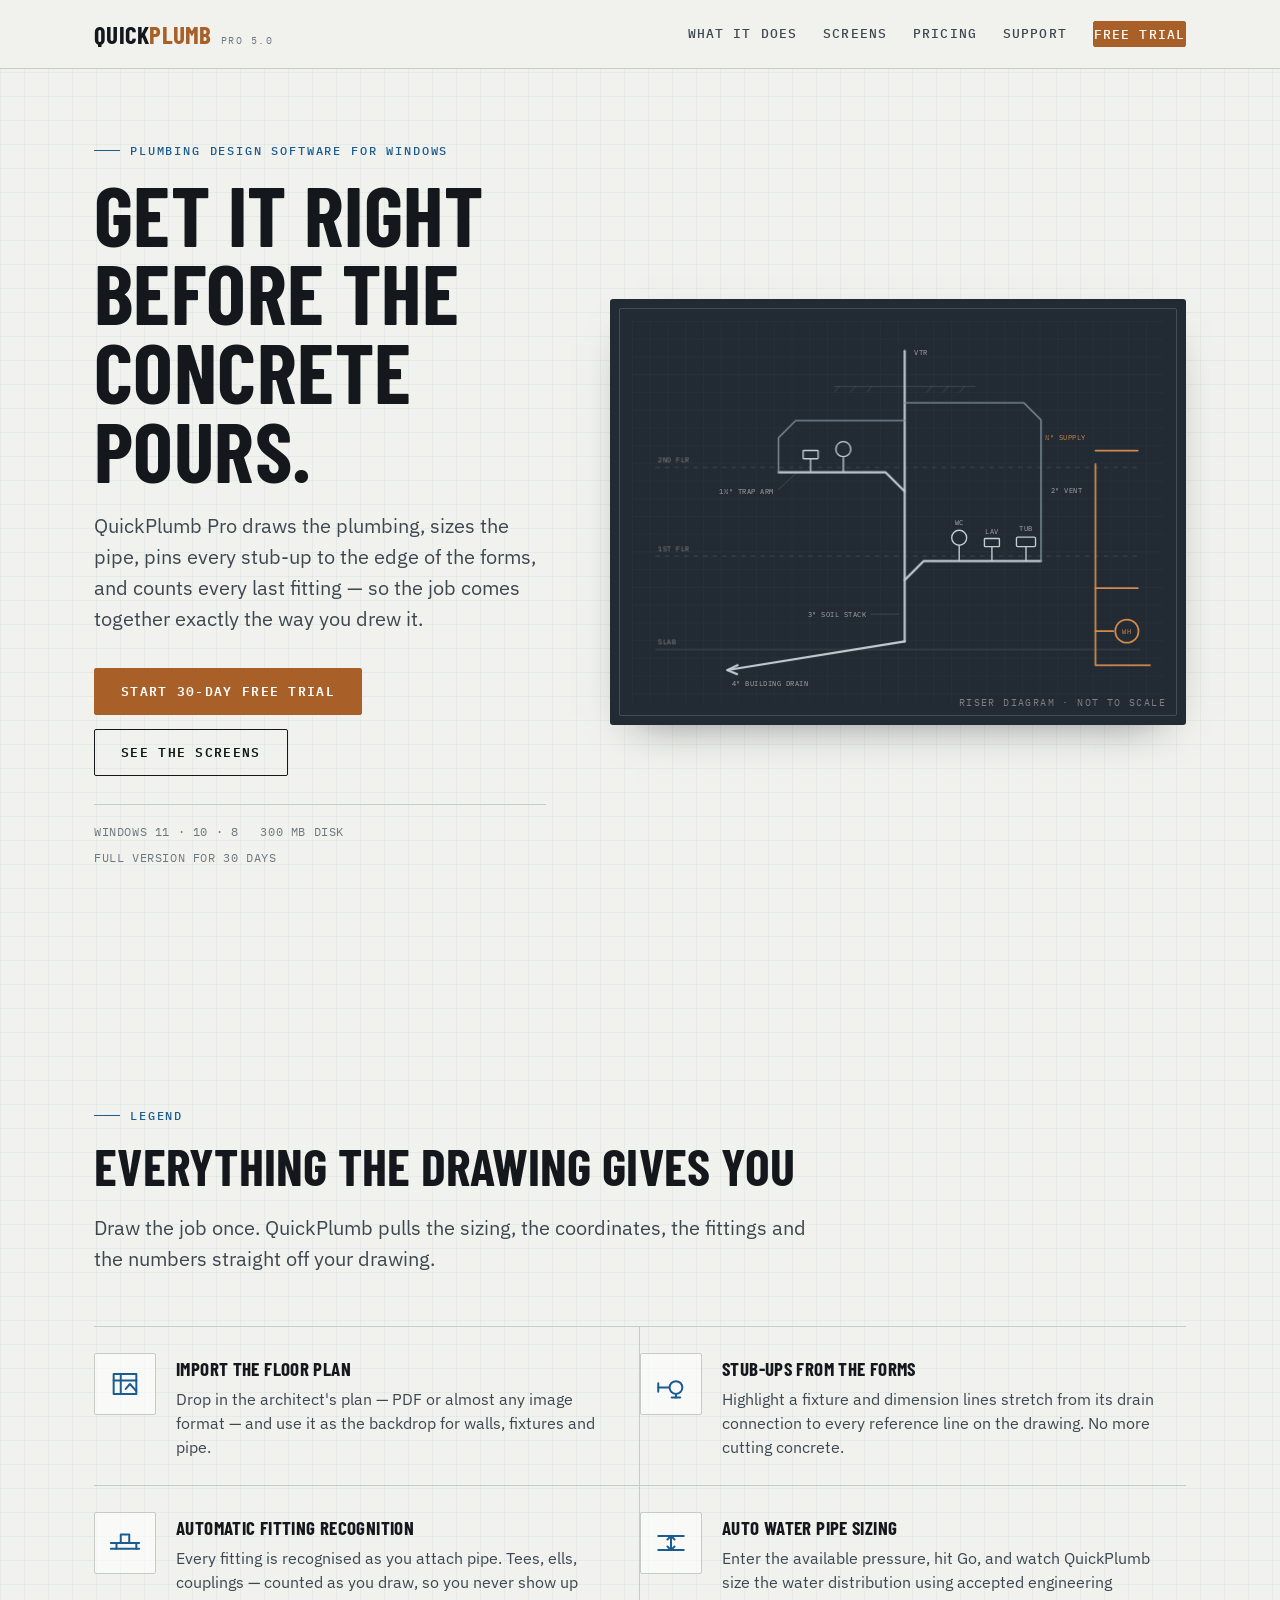
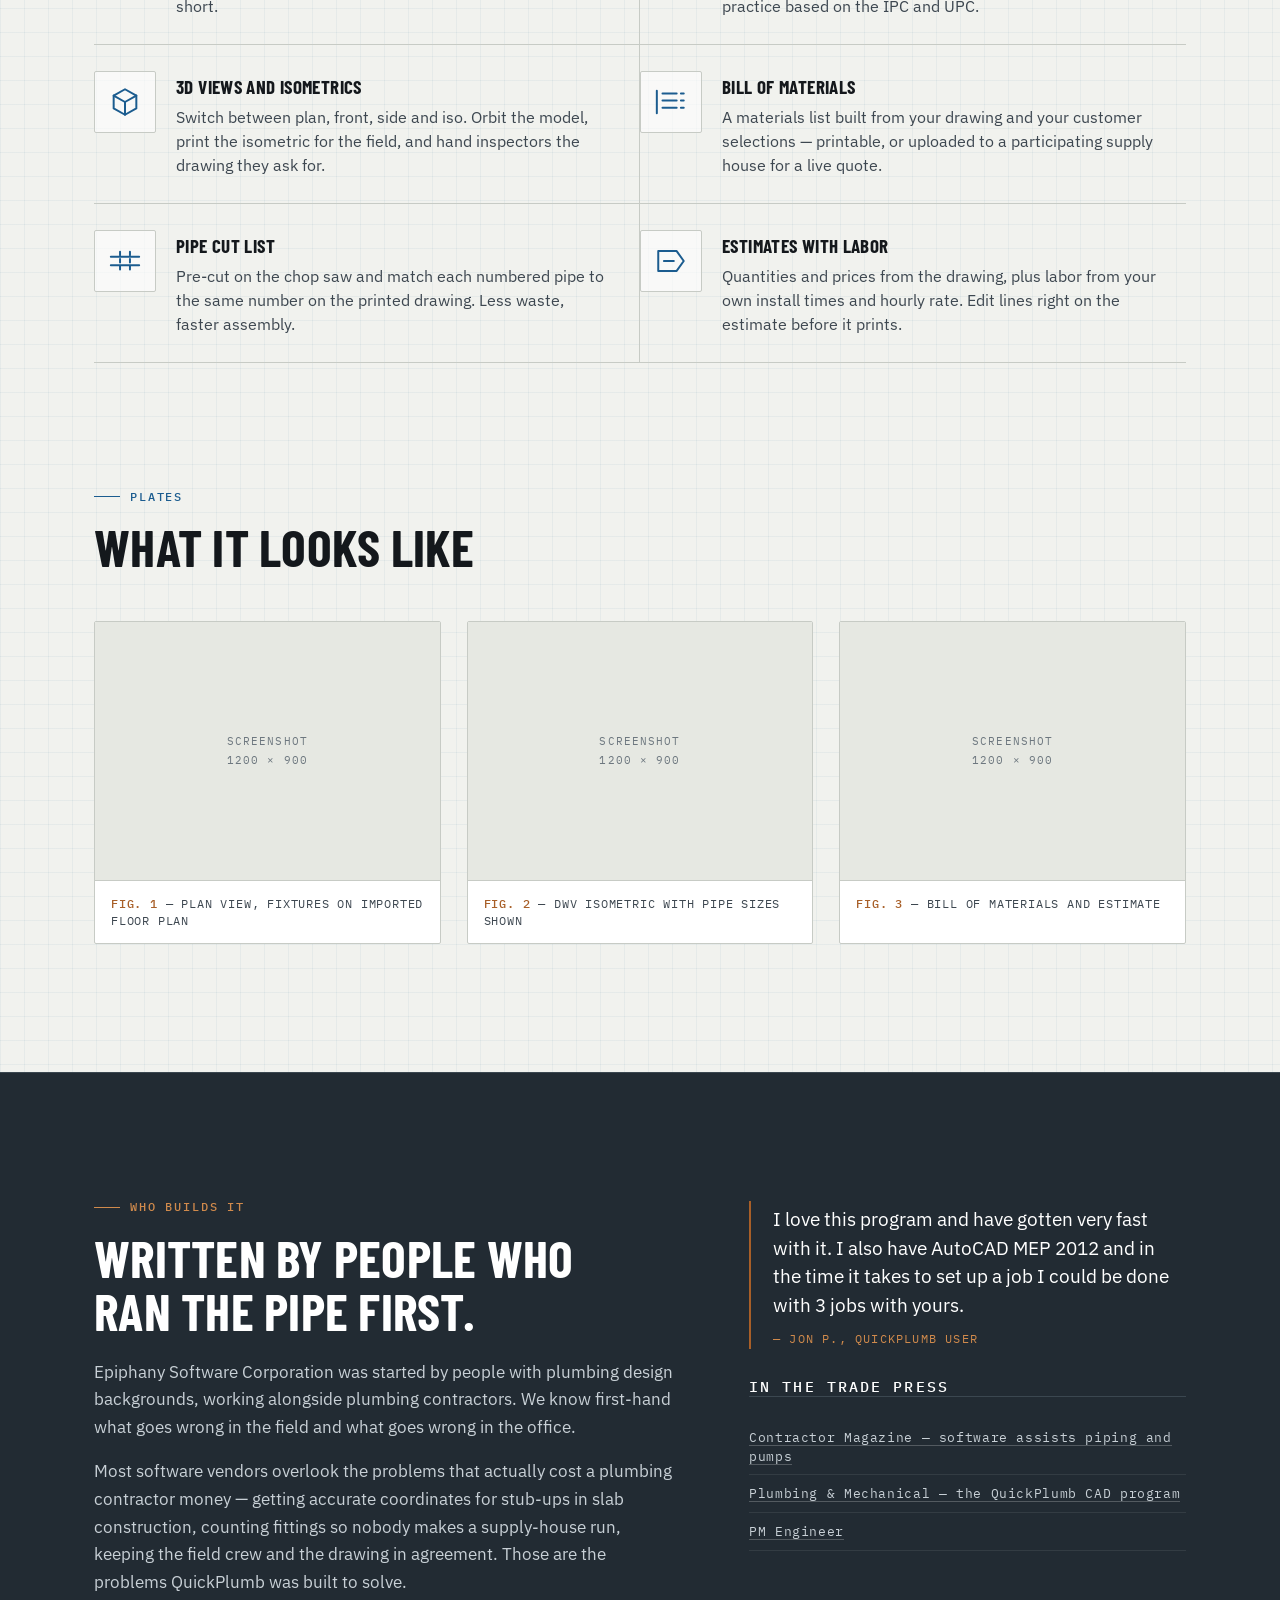
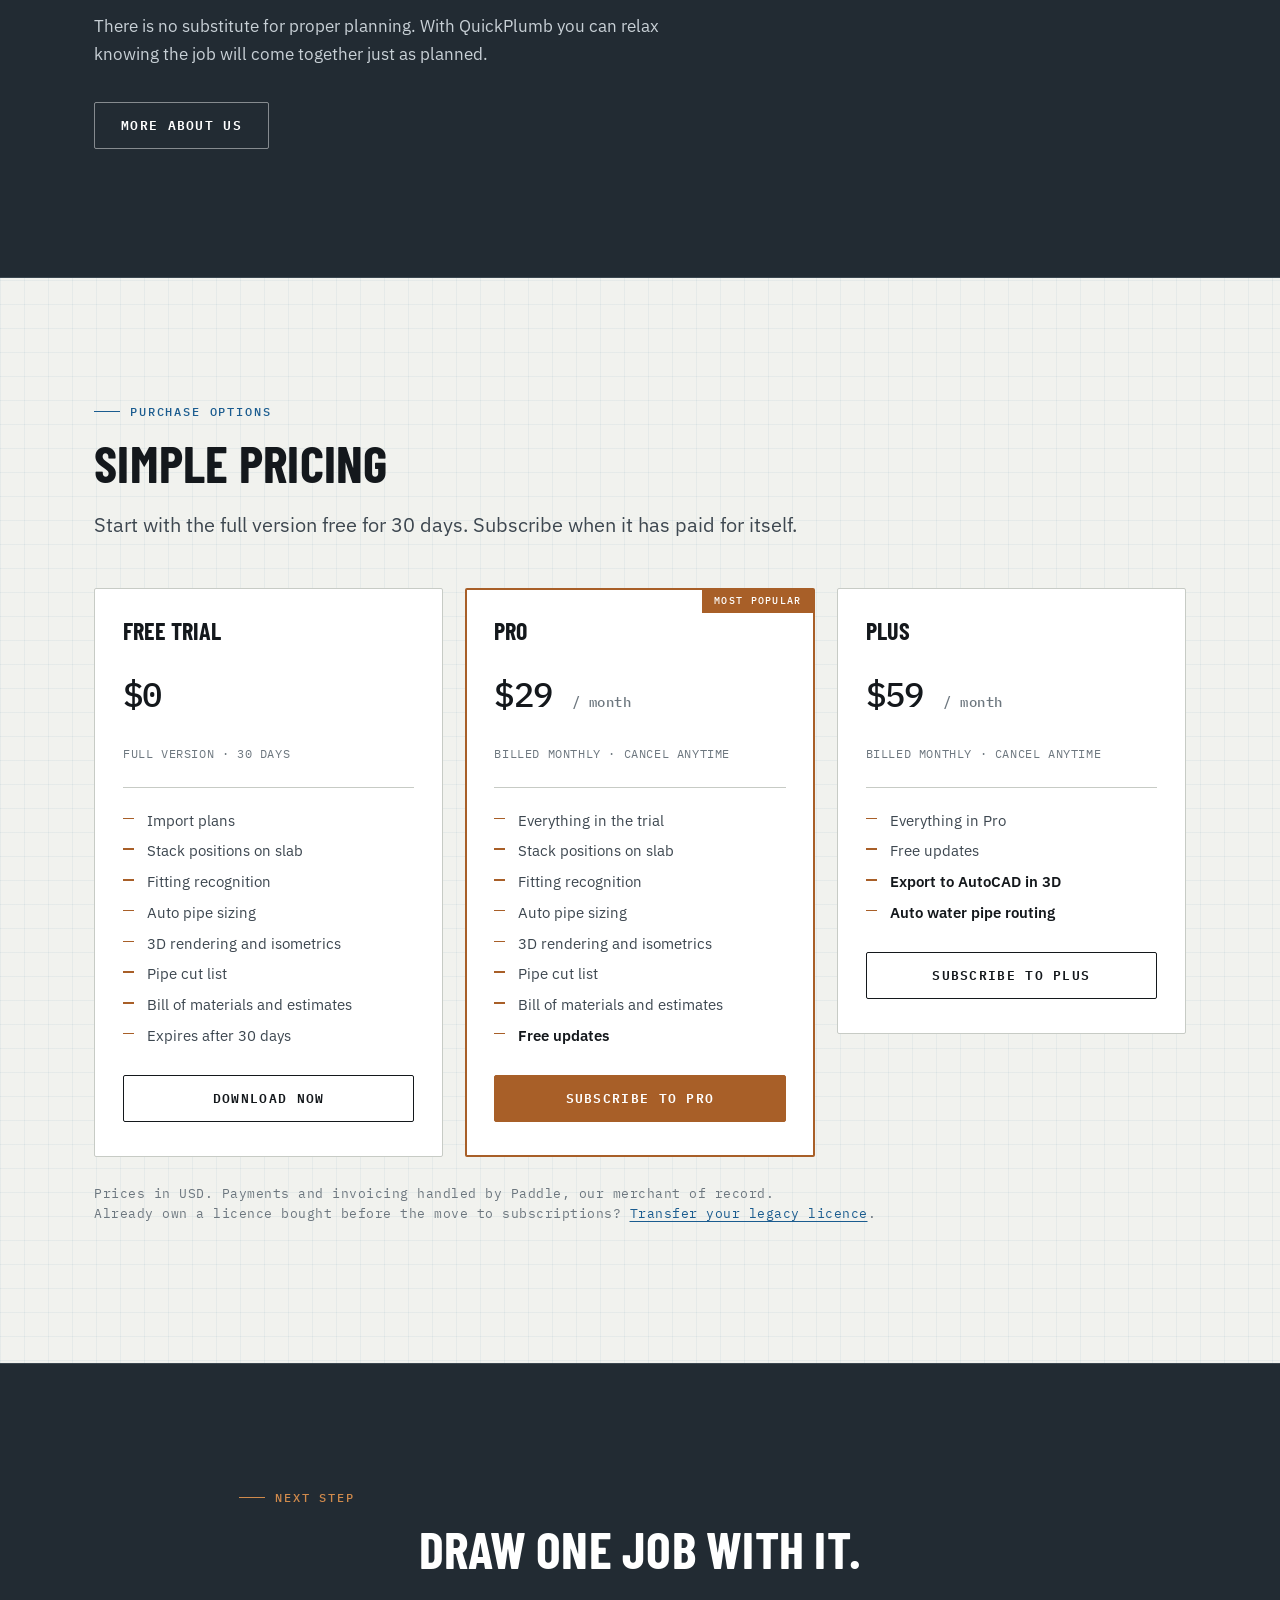
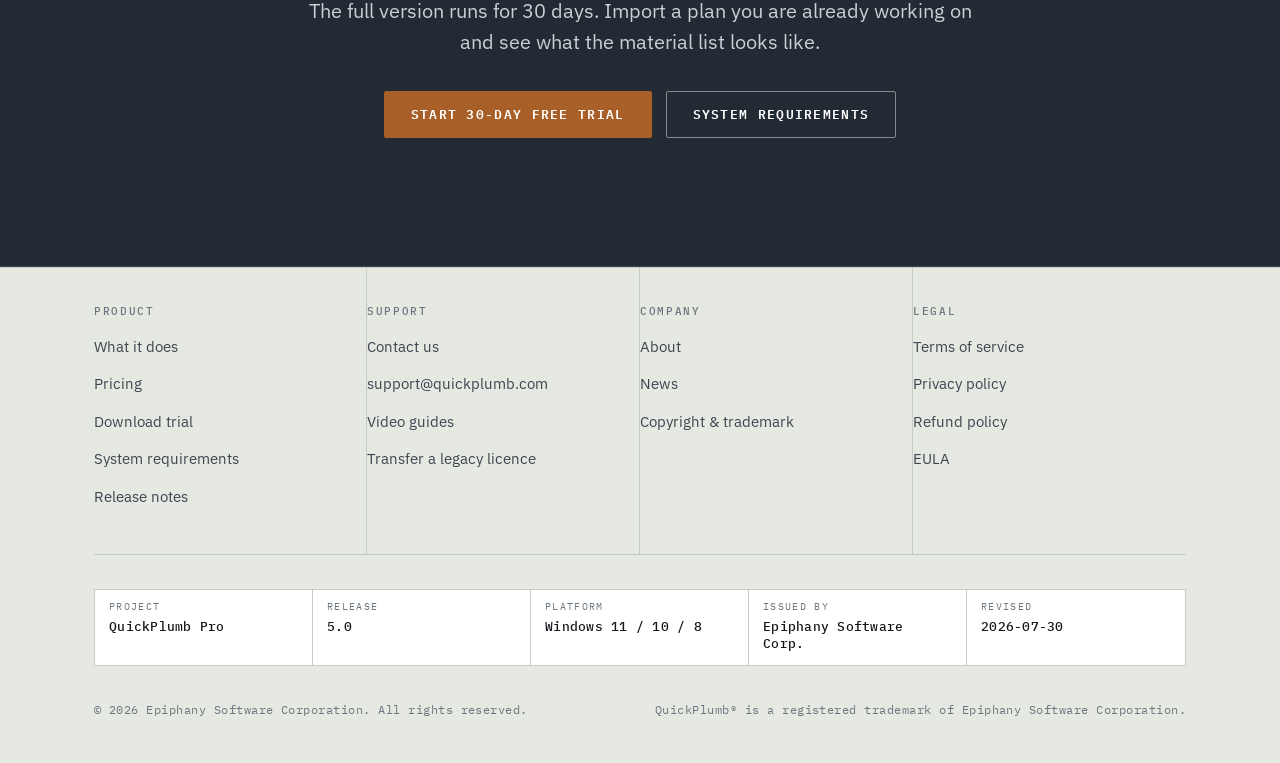
<file: index.html>
<!DOCTYPE html>
<html lang="en">
<head>
<meta charset="utf-8">
<meta name="viewport" content="width=device-width,initial-scale=1">
<title>QuickPlumb Pro — Plumbing design software for contractors</title>
<meta name="description" content="QuickPlumb Pro draws the plumbing, sizes the pipe to IPC and UPC methods, locates every stub-up on slab, and counts every fitting. Free 30-day trial for Windows.">
<link rel="canonical" href="https://www.quickplumb.com/">
<meta property="og:title" content="QuickPlumb Pro — Plumbing design software for contractors">
<meta property="og:description" content="Draw the plumbing, size the pipe, locate every stub-up, count every fitting. Free 30-day trial for Windows.">
<meta property="og:type" content="website">
<meta property="og:url" content="https://www.quickplumb.com/">
<link rel="preconnect" href="https://fonts.googleapis.com">
<link rel="preconnect" href="https://fonts.gstatic.com" crossorigin>
<link href="https://fonts.googleapis.com/css2?family=Barlow+Condensed:wght@600;700&family=IBM+Plex+Mono:wght@400;500;600&family=IBM+Plex+Sans:wght@400;500;600&display=swap" rel="stylesheet">
<link rel="stylesheet" href="css/site.css">
</head>
<body>
<a class="skip" href="#main">Skip to content</a>

<!-- ══ HEADER ══════════════════════════════════════════════════════════ -->
<header class="hdr">
  <div class="wrap hdr__in">
    <a class="brand" href="/">
      <span class="brand__mk">Quick<em>Plumb</em></span>
      <span class="brand__sub">Pro 5.0</span>
    </a>
    <button class="burger" id="burger" aria-label="Menu" aria-expanded="false" aria-controls="nav">
      <span></span><span></span><span></span>
    </button>
    <nav class="nav" id="nav">
      <a href="#features">What it does</a>
      <a href="#see">Screens</a>
      <a href="#pricing">Pricing</a>
      <a href="https://www.quickplumb.com/contact-us/">Support</a>
      <a class="btn btn--go btn--sm" href="https://www.quickplumb.com/start-trial/">Free trial</a>
    </nav>
  </div>
</header>

<main id="main">

<!-- ══ HERO ════════════════════════════════════════════════════════════ -->
<section class="wrap hero">
 <div class="hero__grid">

  <div>
    <p class="eyebrow">Plumbing design software for Windows</p>
    <h1 class="h1">Get it right<br>before the<br>concrete pours.</h1>
    <p class="lede">QuickPlumb Pro draws the plumbing, sizes the pipe, pins every stub-up to the edge of the forms, and counts every last fitting — so the job comes together exactly the way you drew it.</p>
    <div class="btnrow">
      <a class="btn btn--go" href="https://www.quickplumb.com/start-trial/">Start 30-day free trial</a>
      <a class="btn btn--line" href="#see">See the screens</a>
    </div>
    <p class="hero__specs">
      <span>Windows 11 · 10 · 8</span>
      <span>300 MB disk</span>
      <span>Full version for 30 days</span>
    </p>
  </div>

  <!-- Signature element: a DWV riser diagram that draws itself,
       the way QuickPlumb plots an isometric. -->
  <div class="sheet">
    <span class="sheet__tag">Riser diagram · not to scale</span>
    <svg viewBox="0 0 780 560" role="img" aria-label="Isometric drain-waste-vent riser diagram with copper water supply, annotated with pipe sizes.">
      <defs>
        <pattern id="g" width="26" height="26" patternUnits="userSpaceOnUse">
          <path d="M26 0H0v26" fill="none" stroke="rgba(255,255,255,.055)" stroke-width="1"/>
        </pattern>
      </defs>
      <rect width="780" height="560" fill="url(#g)"/>

      <!-- floor datums -->
      <g class="fade" style="animation-delay:.1s">
        <path class="d-thin" stroke-dasharray="7 7" d="M34 215h712M34 345h712"/>
        <path class="d-thin" d="M34 482h712"/>
        <text class="d-lbl d-min" x="38" y="208" opacity=".75">2ND FLR</text>
        <text class="d-lbl d-min" x="38" y="338" opacity=".75">1ST FLR</text>
        <text class="d-lbl d-min" x="38" y="475" opacity=".75">SLAB</text>
      </g>

      <!-- roof + vent through roof -->
      <g class="fade" style="animation-delay:.45s">
        <path class="d-thin" stroke-width="1.6" d="M296 96h208"/>
        <path class="d-thin" d="M304 96l-8 9M328 96l-8 9M352 96l-8 9M440 96l-8 9M464 96l-8 9M488 96l-8 9"/>
      </g>

      <!-- building drain to sewer -->
      <path class="d-dwv draw" style="stroke-dasharray:270;stroke-dashoffset:270;animation-delay:.15s" d="M400 470L140 512"/>
      <path class="d-dwv fade" style="animation-delay:1.2s" d="M155 505l-15 7 14 6"/>

      <!-- soil stack -->
      <path class="d-dwv draw" style="stroke-dasharray:430;stroke-dashoffset:430;animation-delay:.4s" d="M400 470V44"/>

      <!-- lower branch, right -->
      <path class="d-dwv draw" style="stroke-dasharray:215;stroke-dashoffset:215;animation-delay:.75s" d="M400 380l28-28h172"/>
      <!-- upper branch, left -->
      <path class="d-dwv draw" style="stroke-dasharray:200;stroke-dashoffset:200;animation-delay:.9s" d="M400 250l-28-28H215"/>

      <!-- vents -->
      <path class="d-vent draw" style="stroke-dasharray:420;stroke-dashoffset:420;animation-delay:1.15s" d="M600 352V145l-25-25H400"/>
      <path class="d-vent draw" style="stroke-dasharray:250;stroke-dashoffset:250;animation-delay:1.3s" d="M215 222v-51l25-25h160"/>

      <!-- fixtures, lower floor -->
      <g class="fade" style="animation-delay:1.35s">
        <path class="d-fix" d="M480 352v-23M528 352v-21M578 352v-21"/>
        <circle class="d-fix" cx="480" cy="318" r="11"/>
        <rect class="d-fix" x="517" y="319" width="22" height="12" rx="1"/>
        <rect class="d-fix" x="564" y="317" width="28" height="14" rx="2"/>
        <text class="d-lbl d-min" x="480" y="299" text-anchor="middle">WC</text>
        <text class="d-lbl d-min" x="528" y="312" text-anchor="middle">LAV</text>
        <text class="d-lbl d-min" x="578" y="308" text-anchor="middle">TUB</text>
      </g>
      <!-- fixtures, upper floor -->
      <g class="fade" style="animation-delay:1.5s">
        <path class="d-fix" d="M310 222v-22M262 222v-20"/>
        <circle class="d-fix" cx="310" cy="188" r="11"/>
        <rect class="d-fix" x="251" y="190" width="22" height="12" rx="1"/>
      </g>

      <!-- copper water supply -->
      <path class="d-sup draw" style="stroke-dasharray:375;stroke-dashoffset:375;animation-delay:1.55s" d="M760 505h-80V190"/>
      <g class="fade" style="animation-delay:1.95s">
        <path class="d-sup" d="M680 190h62M680 392h62M680 455h26"/>
        <circle class="d-sup" cx="726" cy="455" r="17"/>
        <text class="d-lbl d-lbl-c" x="726" y="459" text-anchor="middle">WH</text>
      </g>

      <!-- annotations -->
      <g class="fade" style="animation-delay:2.15s">
        <path class="d-thin" d="M392 430h-42"/>
        <text class="d-lbl" x="344" y="434" text-anchor="end">3&#8243; SOIL STACK</text>
        <text class="d-lbl" x="146" y="536">4&#8243; BUILDING DRAIN</text>
        <text class="d-lbl d-min" x="614" y="252">2&#8243; VENT</text>
        <path class="d-thin d-min" d="M214 248l26-24"/>
        <text class="d-lbl d-min" x="208" y="254" text-anchor="end">1&#189;&#8243; TRAP ARM</text>
        <text class="d-lbl d-lbl-c" x="666" y="175" text-anchor="end">&#190;&#8243; SUPPLY</text>
        <text class="d-lbl" x="414" y="50">VTR</text>
      </g>
    </svg>
  </div>

 </div>
</section>

<!-- ══ LEGEND / FEATURES ═══════════════════════════════════════════════ -->
<section class="wrap band" id="features">
  <p class="eyebrow">Legend</p>
  <h2 class="h2">Everything the drawing gives you</h2>
  <p class="lede">Draw the job once. QuickPlumb pulls the sizing, the coordinates, the fittings and the numbers straight off your drawing.</p>

  <div class="legend">

    <div class="legend__row">
      <div class="legend__sym"><svg viewBox="0 0 24 24"><path d="M4 5h16v14H4z"/><path d="M4 9.5h16M9 5v14"/><path d="M12.5 15.5l3-3.5 4.5 5"/></svg></div>
      <div>
        <h3 class="legend__t">Import the floor plan</h3>
        <p class="legend__d">Drop in the architect's plan — PDF or almost any image format — and use it as the backdrop for walls, fixtures and pipe.</p>
      </div>
    </div>

    <div class="legend__row">
      <div class="legend__sym"><svg viewBox="0 0 24 24"><circle cx="15.5" cy="14.5" r="4.5"/><path d="M3 14.5h7.5M15.5 21.5V19"/><path d="M3 11.5v6M12.5 21.5h6"/></svg></div>
      <div>
        <h3 class="legend__t">Stub-ups from the forms</h3>
        <p class="legend__d">Highlight a fixture and dimension lines stretch from its drain connection to every reference line on the drawing. No more cutting concrete.</p>
      </div>
    </div>

    <div class="legend__row">
      <div class="legend__sym"><svg viewBox="0 0 24 24"><path d="M2 12h20M2 16h20"/><path d="M9 12V6M15 12V6M9 6h6"/><path d="M6 12v4M20 12v4"/></svg></div>
      <div>
        <h3 class="legend__t">Automatic fitting recognition</h3>
        <p class="legend__d">Every fitting is recognised as you attach pipe. Tees, ells, couplings — counted as you draw, so you never show up short.</p>
      </div>
    </div>

    <div class="legend__row">
      <div class="legend__sym"><svg viewBox="0 0 24 24"><path d="M3 7h18M3 17h18"/><path d="M12 7v10"/><path d="M9.5 9.5L12 7l2.5 2.5M9.5 14.5L12 17l2.5-2.5"/></svg></div>
      <div>
        <h3 class="legend__t">Auto water pipe sizing</h3>
        <p class="legend__d">Enter the available pressure, hit Go, and watch QuickPlumb size the water distribution using accepted engineering practice based on the IPC and UPC.</p>
      </div>
    </div>

    <div class="legend__row">
      <div class="legend__sym"><svg viewBox="0 0 24 24"><path d="M12 3l8 4.5v9L12 21l-8-4.5v-9z"/><path d="M12 12v9M4 7.5l8 4.5 8-4.5"/></svg></div>
      <div>
        <h3 class="legend__t">3D views and isometrics</h3>
        <p class="legend__d">Switch between plan, front, side and iso. Orbit the model, print the isometric for the field, and hand inspectors the drawing they ask for.</p>
      </div>
    </div>

    <div class="legend__row">
      <div class="legend__sym"><svg viewBox="0 0 24 24"><path d="M2 4v16"/><path d="M6 6h10M6 11h10M6 16h10"/><path d="M19 6h2M19 11h2M19 16h2"/></svg></div>
      <div>
        <h3 class="legend__t">Bill of materials</h3>
        <p class="legend__d">A materials list built from your drawing and your customer selections — printable, or uploaded to a participating supply house for a live quote.</p>
      </div>
    </div>

    <div class="legend__row">
      <div class="legend__sym"><svg viewBox="0 0 24 24"><path d="M2 9h20M2 15h20"/><path d="M8.5 5.5v13M15.5 5.5v13" stroke-dasharray="2.5 2.5"/></svg></div>
      <div>
        <h3 class="legend__t">Pipe cut list</h3>
        <p class="legend__d">Pre-cut on the chop saw and match each numbered pipe to the same number on the printed drawing. Less waste, faster assembly.</p>
      </div>
    </div>

    <div class="legend__row">
      <div class="legend__sym"><svg viewBox="0 0 24 24"><path d="M3 5h13l5 7-5 7H3z"/><path d="M7 12h7"/></svg></div>
      <div>
        <h3 class="legend__t">Estimates with labor</h3>
        <p class="legend__d">Quantities and prices from the drawing, plus labor from your own install times and hourly rate. Edit lines right on the estimate before it prints.</p>
      </div>
    </div>

  </div>
</section>

<!-- ══ FIGURES ═════════════════════════════════════════════════════════ -->
<section class="wrap band" id="see" style="padding-top:0">
  <p class="eyebrow">Plates</p>
  <h2 class="h2">What it looks like</h2>

  <div class="figs">
    <figure class="fig" style="margin:0">
      <div class="fig__vp"><p class="fig__ph">Screenshot<br>1200 × 900</p></div>
      <figcaption class="fig__cap"><b>Fig. 1</b> — Plan view, fixtures on imported floor plan</figcaption>
    </figure>
    <figure class="fig" style="margin:0">
      <div class="fig__vp"><p class="fig__ph">Screenshot<br>1200 × 900</p></div>
      <figcaption class="fig__cap"><b>Fig. 2</b> — DWV isometric with pipe sizes shown</figcaption>
    </figure>
    <figure class="fig" style="margin:0">
      <div class="fig__vp"><p class="fig__ph">Screenshot<br>1200 × 900</p></div>
      <figcaption class="fig__cap"><b>Fig. 3</b> — Bill of materials and estimate</figcaption>
    </figure>
  </div>
</section>

<!-- ══ STORY ═══════════════════════════════════════════════════════════ -->
<section class="story band">
 <div class="wrap story__grid">
  <div>
    <p class="eyebrow">Who builds it</p>
    <h2 class="h2">Written by people who<br>ran the pipe first.</h2>
    <p style="margin-top:22px">Epiphany Software Corporation was started by people with plumbing design backgrounds, working alongside plumbing contractors. We know first-hand what goes wrong in the field and what goes wrong in the office.</p>
    <p>Most software vendors overlook the problems that actually cost a plumbing contractor money — getting accurate coordinates for stub-ups in slab construction, counting fittings so nobody makes a supply-house run, keeping the field crew and the drawing in agreement. Those are the problems QuickPlumb was built to solve.</p>
    <p>There is no substitute for proper planning. With QuickPlumb you can relax knowing the job will come together just as planned.</p>
    <div class="btnrow">
      <a class="btn btn--onslate" href="https://www.quickplumb.com/about-us/">More about us</a>
    </div>
  </div>

  <div>
    <blockquote class="quote">
      <p class="quote__t">I love this program and have gotten very fast with it. I also have AutoCAD MEP 2012 and in the time it takes to set up a job I could be done with 3 jobs with yours.</p>
      <p class="quote__a">— Jon P., QuickPlumb user</p>
    </blockquote>
    <h3 class="h3" style="font-size:15px;letter-spacing:.14em;font-family:var(--mono);font-weight:500">In the trade press</h3>
    <ul class="press">
      <li><a href="http://contractormag.com/feldmans/software-assists-piping-and-pumps">Contractor Magazine — software assists piping and pumps</a></li>
      <li><a href="http://www.pmmag.com/articles/92527-quickplumb-cad-program">Plumbing &amp; Mechanical — the QuickPlumb CAD program</a></li>
      <li><a href="http://www.pmengineer.com/">PM Engineer</a></li>
    </ul>
  </div>
 </div>
</section>

<!-- ══ PRICING ═════════════════════════════════════════════════════════ -->
<section class="wrap band" id="pricing">
  <p class="eyebrow">Purchase options</p>
  <h2 class="h2">Simple pricing</h2>
  <p class="lede">Start with the full version free for 30 days. Subscribe when it has paid for itself.</p>

  <div class="plans">

    <div class="plan">
      <h3 class="plan__n">Free trial</h3>
      <p class="plan__p">$0</p>
      <p class="plan__note">Full version · 30 days</p>
      <ul class="plan__f">
        <li>Import plans</li>
        <li>Stack positions on slab</li>
        <li>Fitting recognition</li>
        <li>Auto pipe sizing</li>
        <li>3D rendering and isometrics</li>
        <li>Pipe cut list</li>
        <li>Bill of materials and estimates</li>
        <li>Expires after 30 days</li>
      </ul>
      <a class="btn btn--line" href="https://www.quickplumb.com/start-trial/">Download now</a>
    </div>

    <div class="plan plan--pick">
      <span class="plan__flag">Most popular</span>
      <h3 class="plan__n">Pro</h3>
      <p class="plan__p">$29 <small>/ month</small></p>
      <p class="plan__note">Billed monthly · cancel anytime</p>
      <ul class="plan__f">
        <li>Everything in the trial</li>
        <li>Stack positions on slab</li>
        <li>Fitting recognition</li>
        <li>Auto pipe sizing</li>
        <li>3D rendering and isometrics</li>
        <li>Pipe cut list</li>
        <li>Bill of materials and estimates</li>
        <li class="is-add">Free updates</li>
      </ul>
      <a class="btn btn--go" href="https://www.quickplumb.com/checkout/?price_id%5B%5D=pri_01kdzj8s5k25tgbjv2a31kdp08&amp;qty%5B%5D=1">Subscribe to Pro</a>
    </div>

    <div class="plan">
      <h3 class="plan__n">Plus</h3>
      <p class="plan__p">$59 <small>/ month</small></p>
      <p class="plan__note">Billed monthly · cancel anytime</p>
      <ul class="plan__f">
        <li>Everything in Pro</li>
        <li>Free updates</li>
        <li class="is-add">Export to AutoCAD in 3D</li>
        <li class="is-add">Auto water pipe routing</li>
      </ul>
      <a class="btn btn--line" href="https://www.quickplumb.com/checkout/?price_id%5B%5D=pri_01kgwpyr3a2dj6m8g6v7j4t9h1&amp;qty%5B%5D=1">Subscribe to Plus</a>
    </div>

  </div>

  <p class="plans__foot">
    Prices in USD. Payments and invoicing handled by Paddle, our merchant of record.<br>
    Already own a licence bought before the move to subscriptions?
    <a href="https://www.quickplumb.com/transfer-legacy-quickplumb-license/">Transfer your legacy licence</a>.
  </p>
</section>

<!-- ══ CTA ═════════════════════════════════════════════════════════════ -->
<section class="story band">
  <div class="wrap cta">
    <p class="eyebrow eyebrow--c">Next step</p>
    <h2 class="h2">Draw one job with it.</h2>
    <p class="lede" style="color:#c8d0d6">The full version runs for 30 days. Import a plan you are already working on and see what the material list looks like.</p>
    <div class="btnrow">
      <a class="btn btn--go" href="https://www.quickplumb.com/start-trial/">Start 30-day free trial</a>
      <a class="btn btn--onslate" href="https://www.quickplumb.com/system-requirements/">System requirements</a>
    </div>
  </div>
</section>

</main>

<!-- ══ FOOTER — the title block ════════════════════════════════════════ -->
<footer class="foot">
 <div class="wrap">

  <div class="foot__cols">
    <div class="foot__col">
      <p class="foot__h">Product</p>
      <ul>
        <li><a href="#features">What it does</a></li>
        <li><a href="#pricing">Pricing</a></li>
        <li><a href="https://www.quickplumb.com/start-trial/">Download trial</a></li>
        <li><a href="https://www.quickplumb.com/system-requirements/">System requirements</a></li>
        <li><a href="https://www.quickplumb.com/blog/">Release notes</a></li>
      </ul>
    </div>
    <div class="foot__col">
      <p class="foot__h">Support</p>
      <ul>
        <li><a href="https://www.quickplumb.com/contact-us/">Contact us</a></li>
        <li><a href="mailto:support@quickplumb.com">support@quickplumb.com</a></li>
        <li><a href="https://www.quickplumb.com/videos/">Video guides</a></li>
        <li><a href="https://www.quickplumb.com/transfer-legacy-quickplumb-license/">Transfer a legacy licence</a></li>
      </ul>
    </div>
    <div class="foot__col">
      <p class="foot__h">Company</p>
      <ul>
        <li><a href="https://www.quickplumb.com/about-us/">About</a></li>
        <li><a href="https://www.quickplumb.com/blog/">News</a></li>
        <li><a href="legal/notices.html">Copyright &amp; trademark</a></li>
      </ul>
    </div>
    <div class="foot__col">
      <p class="foot__h">Legal</p>
      <ul>
        <li><a href="legal/terms.html">Terms of service</a></li>
        <li><a href="legal/privacy.html">Privacy policy</a></li>
        <li><a href="legal/refunds.html">Refund policy</a></li>
        <li><a href="legal/eula.html">EULA</a></li>
      </ul>
    </div>
  </div>

  <!-- a real drawing title block -->
  <dl class="tblock">
    <div><dt>Project</dt><dd>QuickPlumb Pro</dd></div>
    <div><dt>Release</dt><dd>5.0</dd></div>
    <div><dt>Platform</dt><dd>Windows 11 / 10 / 8</dd></div>
    <div><dt>Issued by</dt><dd>Epiphany Software Corp.</dd></div>
    <div><dt>Revised</dt><dd>2026-07-30</dd></div>
  </dl>

  <div class="foot__fine">
    <span>&copy; <span id="yr">2026</span> Epiphany Software Corporation. All rights reserved.</span>
    <span>QuickPlumb&reg; is a registered trademark of Epiphany Software Corporation.</span>
  </div>

 </div>
</footer>

<script src="js/site.js" defer></script>
</body>
</html>
</file>
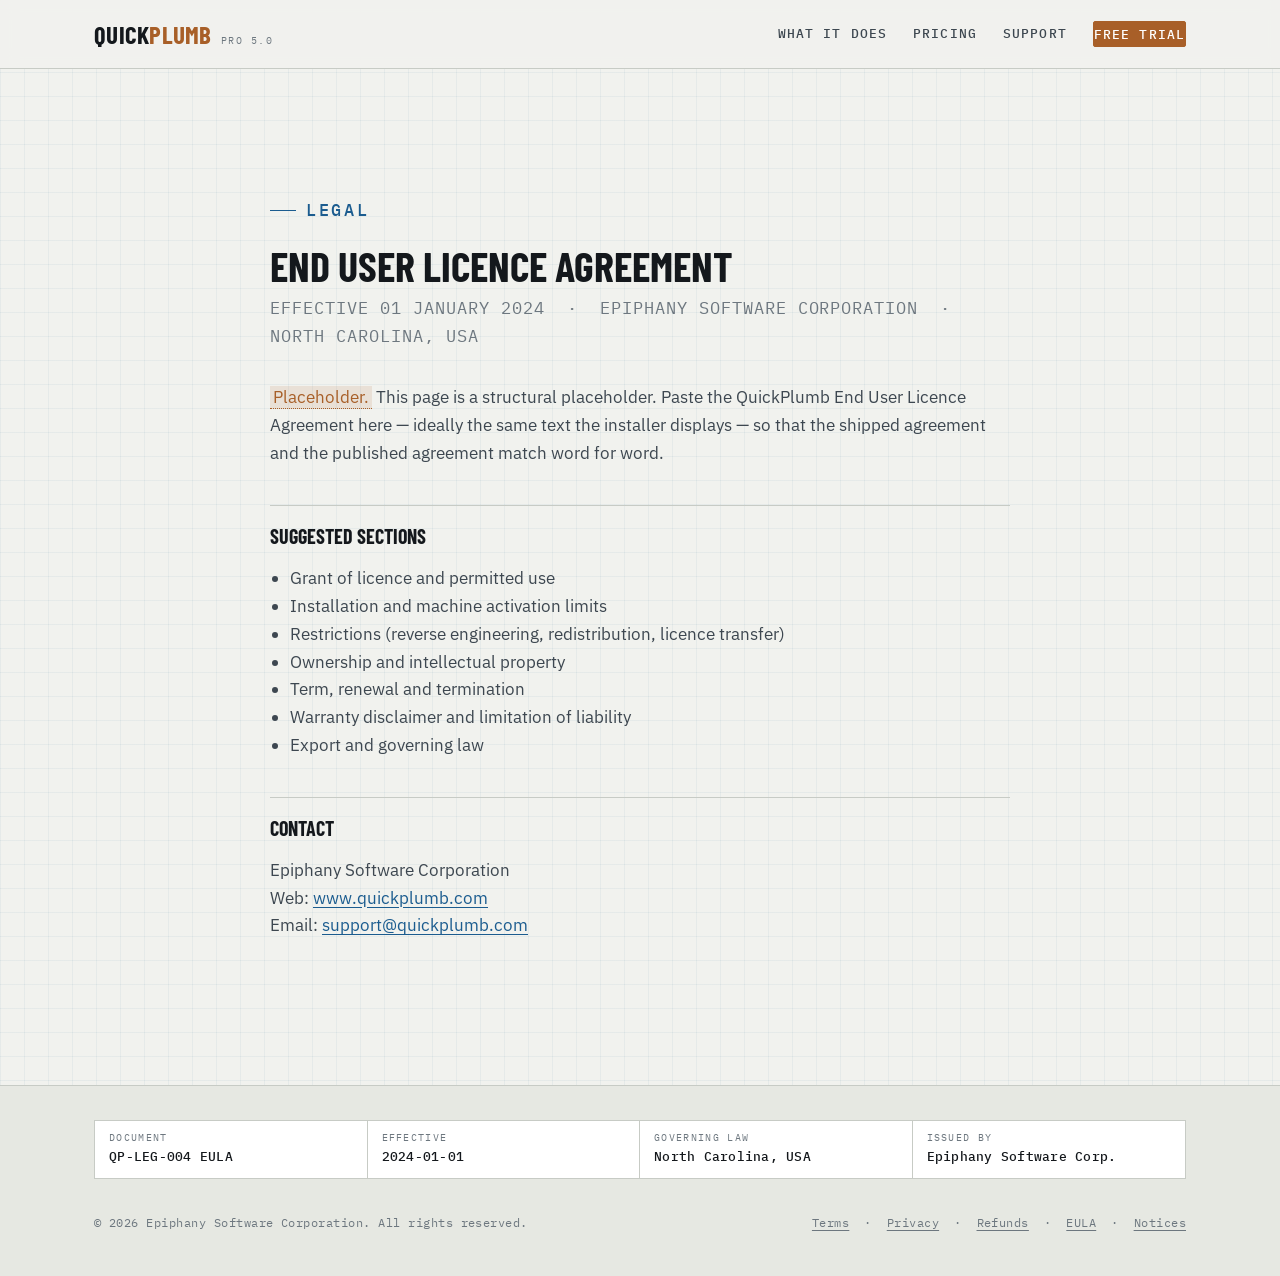
<file: eula.html>
<!DOCTYPE html>
<html lang="en">
<head>
<meta charset="utf-8">
<meta name="viewport" content="width=device-width,initial-scale=1">
<title>End user licence agreement — QuickPlumb</title>
<meta name="description" content="The QuickPlumb Pro end user licence agreement.">
<meta name="robots" content="noindex,follow">
<link rel="preconnect" href="https://fonts.googleapis.com">
<link rel="preconnect" href="https://fonts.gstatic.com" crossorigin>
<link href="https://fonts.googleapis.com/css2?family=Barlow+Condensed:wght@600;700&family=IBM+Plex+Mono:wght@400;500;600&family=IBM+Plex+Sans:wght@400;500;600&display=swap" rel="stylesheet">
<link rel="stylesheet" href="../css/site.css">
</head>
<body>
<a class="skip" href="#main">Skip to content</a>

<header class="hdr">
  <div class="wrap hdr__in">
    <a class="brand" href="../index.html">
      <span class="brand__mk">Quick<em>Plumb</em></span>
      <span class="brand__sub">Pro 5.0</span>
    </a>
    <button class="burger" id="burger" aria-label="Menu" aria-expanded="false" aria-controls="nav">
      <span></span><span></span><span></span>
    </button>
    <nav class="nav" id="nav">
      <a href="../index.html#features">What it does</a>
      <a href="../index.html#pricing">Pricing</a>
      <a href="https://www.quickplumb.com/contact-us/">Support</a>
      <a class="btn btn--go btn--sm" href="https://www.quickplumb.com/start-trial/">Free trial</a>
    </nav>
  </div>
</header>

<main id="main" class="wrap band">
  <div class="doc">
    <p class="eyebrow">Legal</p>
    <h2>End user licence agreement</h2>
    <p class="doc__meta">Effective 01 January 2024 &nbsp;·&nbsp; Epiphany Software Corporation &nbsp;·&nbsp; North Carolina, USA</p>

    <p><span class="tbd">Placeholder.</span> This page is a structural placeholder. Paste the QuickPlumb End User Licence Agreement here &mdash; ideally the same text the installer displays &mdash; so that the shipped agreement and the published agreement match word for word.</p>

    <h3>Suggested sections</h3>
    <ul>
      <li>Grant of licence and permitted use</li>
      <li>Installation and machine activation limits</li>
      <li>Restrictions (reverse engineering, redistribution, licence transfer)</li>
      <li>Ownership and intellectual property</li>
      <li>Term, renewal and termination</li>
      <li>Warranty disclaimer and limitation of liability</li>
      <li>Export and governing law</li>
    </ul>

    <h3>Contact</h3>
    <p>Epiphany Software Corporation<br>
    Web: <a href="https://www.quickplumb.com">www.quickplumb.com</a><br>
    Email: <a href="mailto:support@quickplumb.com">support@quickplumb.com</a></p>
  </div>
</main>

<footer class="foot">
  <div class="wrap">
    <dl class="tblock">
      <div><dt>Document</dt><dd>QP-LEG-004 EULA</dd></div>
      <div><dt>Effective</dt><dd>2024-01-01</dd></div>
      <div><dt>Governing law</dt><dd>North Carolina, USA</dd></div>
      <div><dt>Issued by</dt><dd>Epiphany Software Corp.</dd></div>
    </dl>
    <div class="foot__fine">
      <span>&copy; <span id="yr">2026</span> Epiphany Software Corporation. All rights reserved.</span>
      <span><a href="terms.html">Terms</a> &nbsp;·&nbsp; <a href="privacy.html">Privacy</a> &nbsp;·&nbsp; <a href="refunds.html">Refunds</a> &nbsp;·&nbsp; <a href="eula.html">EULA</a> &nbsp;·&nbsp; <a href="notices.html">Notices</a></span>
    </div>
  </div>
</footer>

<script src="../js/site.js" defer></script>
</body>
</html>
</file>
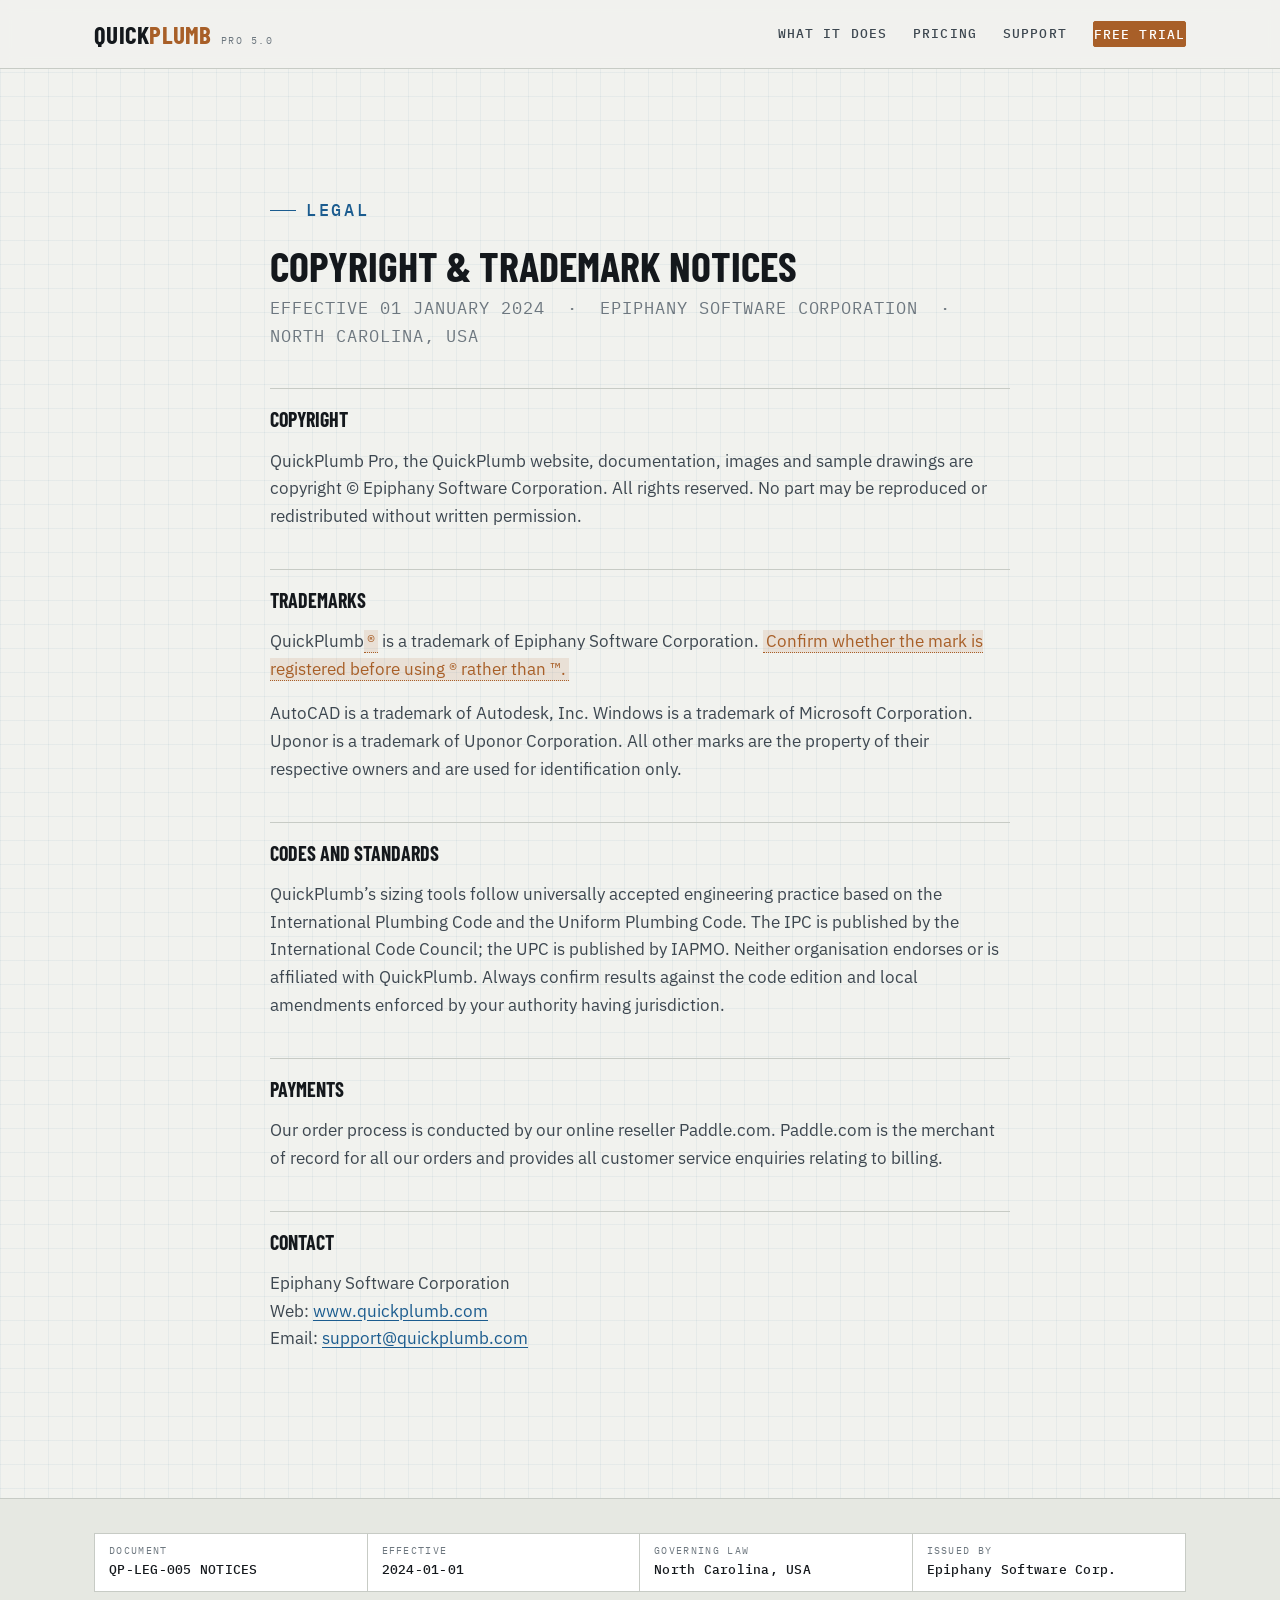
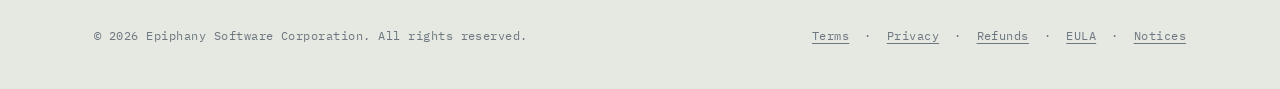
<file: notices.html>
<!DOCTYPE html>
<html lang="en">
<head>
<meta charset="utf-8">
<meta name="viewport" content="width=device-width,initial-scale=1">
<title>Copyright &amp; trademark notices — QuickPlumb</title>
<meta name="description" content="Copyright, trademark, code and payment notices for QuickPlumb.">
<meta name="robots" content="noindex,follow">
<link rel="preconnect" href="https://fonts.googleapis.com">
<link rel="preconnect" href="https://fonts.gstatic.com" crossorigin>
<link href="https://fonts.googleapis.com/css2?family=Barlow+Condensed:wght@600;700&family=IBM+Plex+Mono:wght@400;500;600&family=IBM+Plex+Sans:wght@400;500;600&display=swap" rel="stylesheet">
<link rel="stylesheet" href="../css/site.css">
</head>
<body>
<a class="skip" href="#main">Skip to content</a>

<header class="hdr">
  <div class="wrap hdr__in">
    <a class="brand" href="../index.html">
      <span class="brand__mk">Quick<em>Plumb</em></span>
      <span class="brand__sub">Pro 5.0</span>
    </a>
    <button class="burger" id="burger" aria-label="Menu" aria-expanded="false" aria-controls="nav">
      <span></span><span></span><span></span>
    </button>
    <nav class="nav" id="nav">
      <a href="../index.html#features">What it does</a>
      <a href="../index.html#pricing">Pricing</a>
      <a href="https://www.quickplumb.com/contact-us/">Support</a>
      <a class="btn btn--go btn--sm" href="https://www.quickplumb.com/start-trial/">Free trial</a>
    </nav>
  </div>
</header>

<main id="main" class="wrap band">
  <div class="doc">
    <p class="eyebrow">Legal</p>
    <h2>Copyright &amp; trademark notices</h2>
    <p class="doc__meta">Effective 01 January 2024 &nbsp;·&nbsp; Epiphany Software Corporation &nbsp;·&nbsp; North Carolina, USA</p>

    <h3>Copyright</h3>
    <p>QuickPlumb Pro, the QuickPlumb website, documentation, images and sample drawings are copyright &copy; Epiphany Software Corporation. All rights reserved. No part may be reproduced or redistributed without written permission.</p>

    <h3>Trademarks</h3>
    <p>QuickPlumb<span class="tbd">&reg;</span> is a trademark of Epiphany Software Corporation. <span class="tbd">Confirm whether the mark is registered before using &reg; rather than &trade;.</span></p>
    <p>AutoCAD is a trademark of Autodesk, Inc. Windows is a trademark of Microsoft Corporation. Uponor is a trademark of Uponor Corporation. All other marks are the property of their respective owners and are used for identification only.</p>

    <h3>Codes and standards</h3>
    <p>QuickPlumb&rsquo;s sizing tools follow universally accepted engineering practice based on the International Plumbing Code and the Uniform Plumbing Code. The IPC is published by the International Code Council; the UPC is published by IAPMO. Neither organisation endorses or is affiliated with QuickPlumb. Always confirm results against the code edition and local amendments enforced by your authority having jurisdiction.</p>

    <h3>Payments</h3>
    <p>Our order process is conducted by our online reseller Paddle.com. Paddle.com is the merchant of record for all our orders and provides all customer service enquiries relating to billing.</p>

    <h3>Contact</h3>
    <p>Epiphany Software Corporation<br>
    Web: <a href="https://www.quickplumb.com">www.quickplumb.com</a><br>
    Email: <a href="mailto:support@quickplumb.com">support@quickplumb.com</a></p>
  </div>
</main>

<footer class="foot">
  <div class="wrap">
    <dl class="tblock">
      <div><dt>Document</dt><dd>QP-LEG-005 NOTICES</dd></div>
      <div><dt>Effective</dt><dd>2024-01-01</dd></div>
      <div><dt>Governing law</dt><dd>North Carolina, USA</dd></div>
      <div><dt>Issued by</dt><dd>Epiphany Software Corp.</dd></div>
    </dl>
    <div class="foot__fine">
      <span>&copy; <span id="yr">2026</span> Epiphany Software Corporation. All rights reserved.</span>
      <span><a href="terms.html">Terms</a> &nbsp;·&nbsp; <a href="privacy.html">Privacy</a> &nbsp;·&nbsp; <a href="refunds.html">Refunds</a> &nbsp;·&nbsp; <a href="eula.html">EULA</a> &nbsp;·&nbsp; <a href="notices.html">Notices</a></span>
    </div>
  </div>
</footer>

<script src="../js/site.js" defer></script>
</body>
</html>
</file>
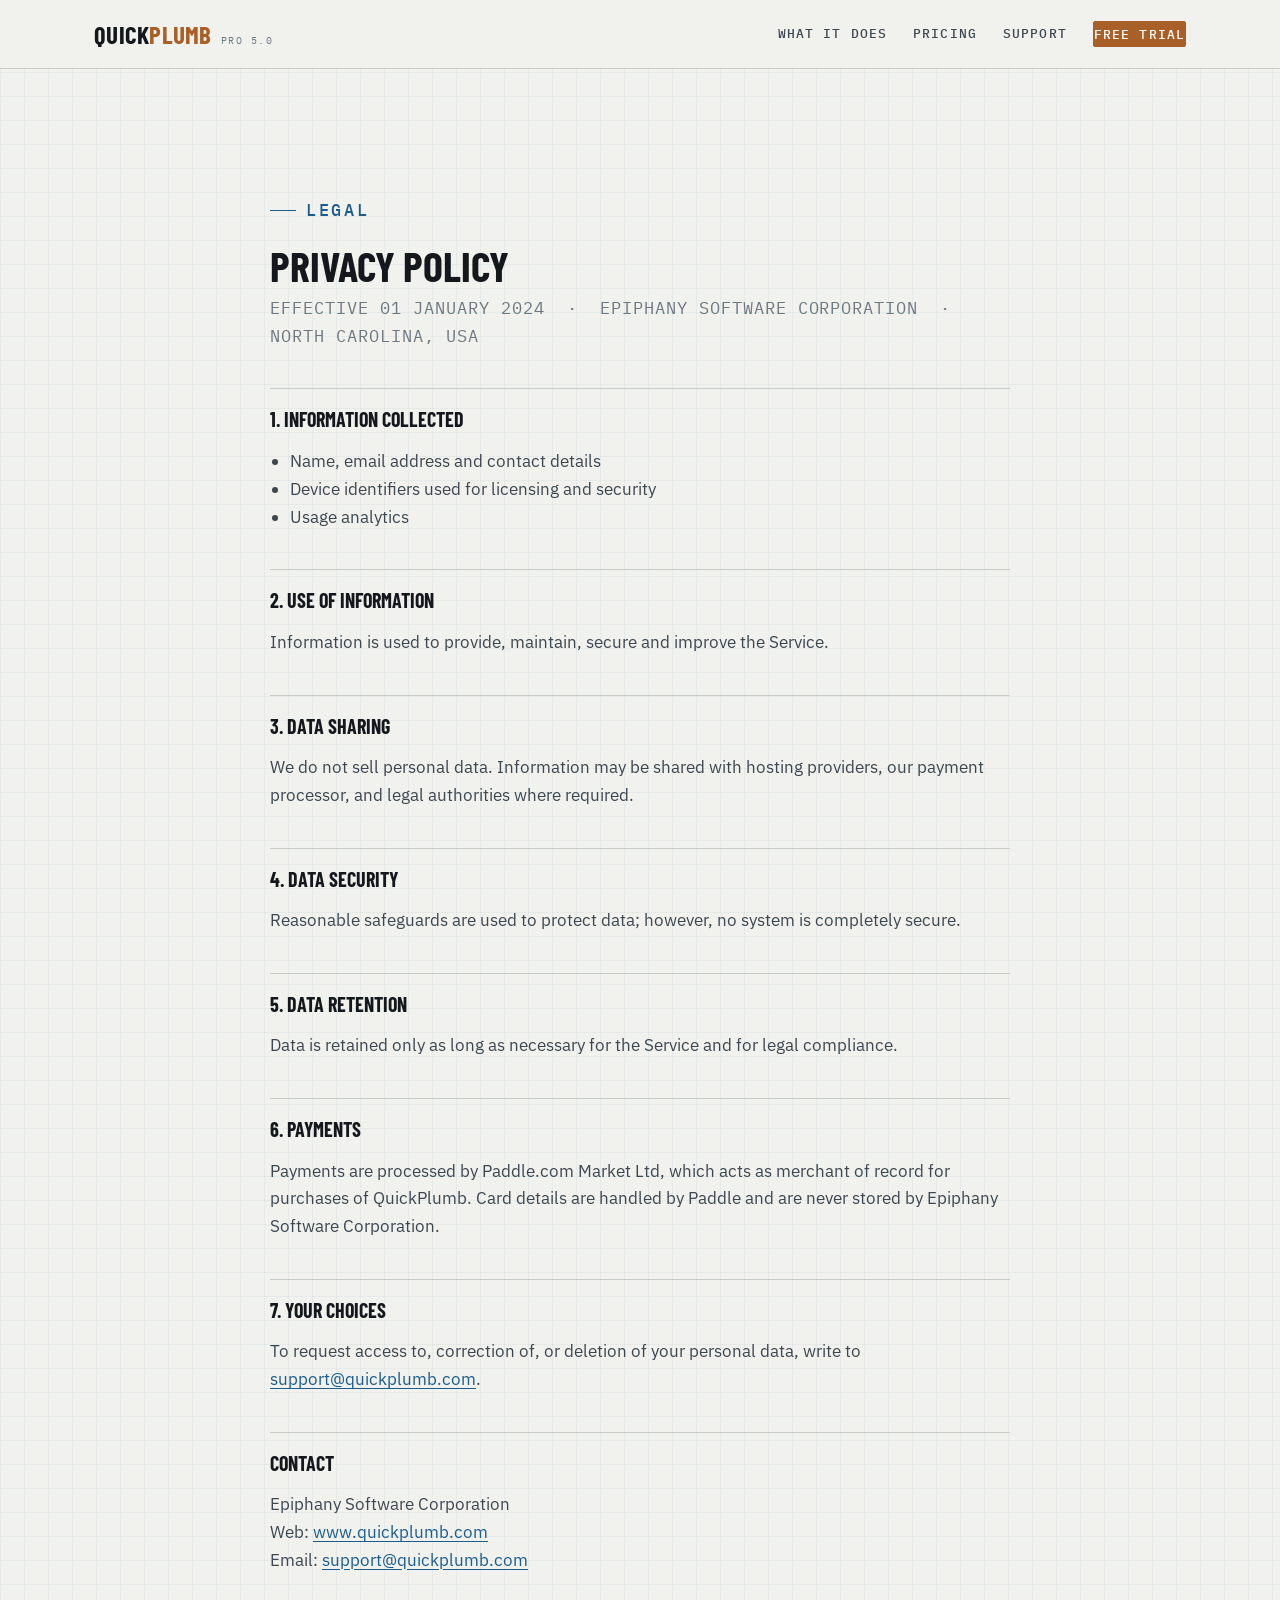
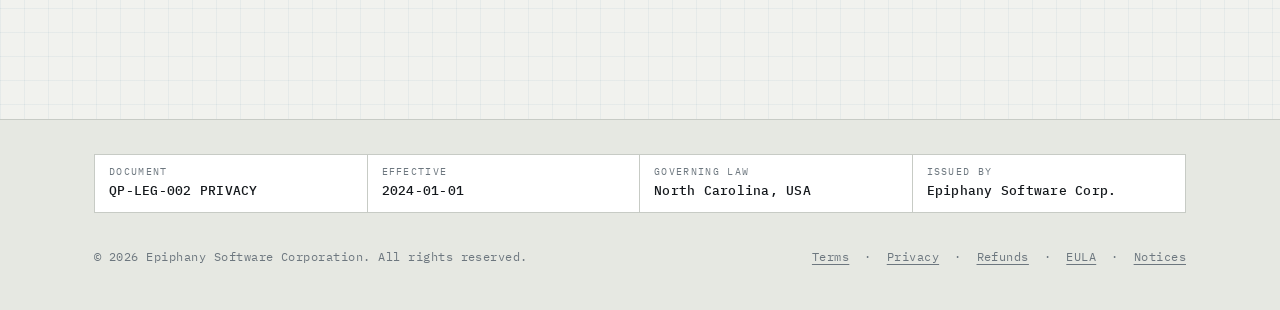
<file: privacy.html>
<!DOCTYPE html>
<html lang="en">
<head>
<meta charset="utf-8">
<meta name="viewport" content="width=device-width,initial-scale=1">
<title>Privacy policy — QuickPlumb</title>
<meta name="description" content="What data QuickPlumb collects, how it is used, and how to reach us about it.">
<meta name="robots" content="noindex,follow">
<link rel="preconnect" href="https://fonts.googleapis.com">
<link rel="preconnect" href="https://fonts.gstatic.com" crossorigin>
<link href="https://fonts.googleapis.com/css2?family=Barlow+Condensed:wght@600;700&family=IBM+Plex+Mono:wght@400;500;600&family=IBM+Plex+Sans:wght@400;500;600&display=swap" rel="stylesheet">
<link rel="stylesheet" href="../css/site.css">
</head>
<body>
<a class="skip" href="#main">Skip to content</a>

<header class="hdr">
  <div class="wrap hdr__in">
    <a class="brand" href="../index.html">
      <span class="brand__mk">Quick<em>Plumb</em></span>
      <span class="brand__sub">Pro 5.0</span>
    </a>
    <button class="burger" id="burger" aria-label="Menu" aria-expanded="false" aria-controls="nav">
      <span></span><span></span><span></span>
    </button>
    <nav class="nav" id="nav">
      <a href="../index.html#features">What it does</a>
      <a href="../index.html#pricing">Pricing</a>
      <a href="https://www.quickplumb.com/contact-us/">Support</a>
      <a class="btn btn--go btn--sm" href="https://www.quickplumb.com/start-trial/">Free trial</a>
    </nav>
  </div>
</header>

<main id="main" class="wrap band">
  <div class="doc">
    <p class="eyebrow">Legal</p>
    <h2>Privacy policy</h2>
    <p class="doc__meta">Effective 01 January 2024 &nbsp;·&nbsp; Epiphany Software Corporation &nbsp;·&nbsp; North Carolina, USA</p>

    <h3>1. Information collected</h3>
    <ul>
      <li>Name, email address and contact details</li>
      <li>Device identifiers used for licensing and security</li>
      <li>Usage analytics</li>
    </ul>

    <h3>2. Use of information</h3>
    <p>Information is used to provide, maintain, secure and improve the Service.</p>

    <h3>3. Data sharing</h3>
    <p>We do not sell personal data. Information may be shared with hosting providers, our payment processor, and legal authorities where required.</p>

    <h3>4. Data security</h3>
    <p>Reasonable safeguards are used to protect data; however, no system is completely secure.</p>

    <h3>5. Data retention</h3>
    <p>Data is retained only as long as necessary for the Service and for legal compliance.</p>

    <h3>6. Payments</h3>
    <p>Payments are processed by Paddle.com Market Ltd, which acts as merchant of record for purchases of QuickPlumb. Card details are handled by Paddle and are never stored by Epiphany Software Corporation.</p>

    <h3>7. Your choices</h3>
    <p>To request access to, correction of, or deletion of your personal data, write to <a href="mailto:support@quickplumb.com">support@quickplumb.com</a>.</p>

    <h3>Contact</h3>
    <p>Epiphany Software Corporation<br>
    Web: <a href="https://www.quickplumb.com">www.quickplumb.com</a><br>
    Email: <a href="mailto:support@quickplumb.com">support@quickplumb.com</a></p>
  </div>
</main>

<footer class="foot">
  <div class="wrap">
    <dl class="tblock">
      <div><dt>Document</dt><dd>QP-LEG-002 PRIVACY</dd></div>
      <div><dt>Effective</dt><dd>2024-01-01</dd></div>
      <div><dt>Governing law</dt><dd>North Carolina, USA</dd></div>
      <div><dt>Issued by</dt><dd>Epiphany Software Corp.</dd></div>
    </dl>
    <div class="foot__fine">
      <span>&copy; <span id="yr">2026</span> Epiphany Software Corporation. All rights reserved.</span>
      <span><a href="terms.html">Terms</a> &nbsp;·&nbsp; <a href="privacy.html">Privacy</a> &nbsp;·&nbsp; <a href="refunds.html">Refunds</a> &nbsp;·&nbsp; <a href="eula.html">EULA</a> &nbsp;·&nbsp; <a href="notices.html">Notices</a></span>
    </div>
  </div>
</footer>

<script src="../js/site.js" defer></script>
</body>
</html>
</file>
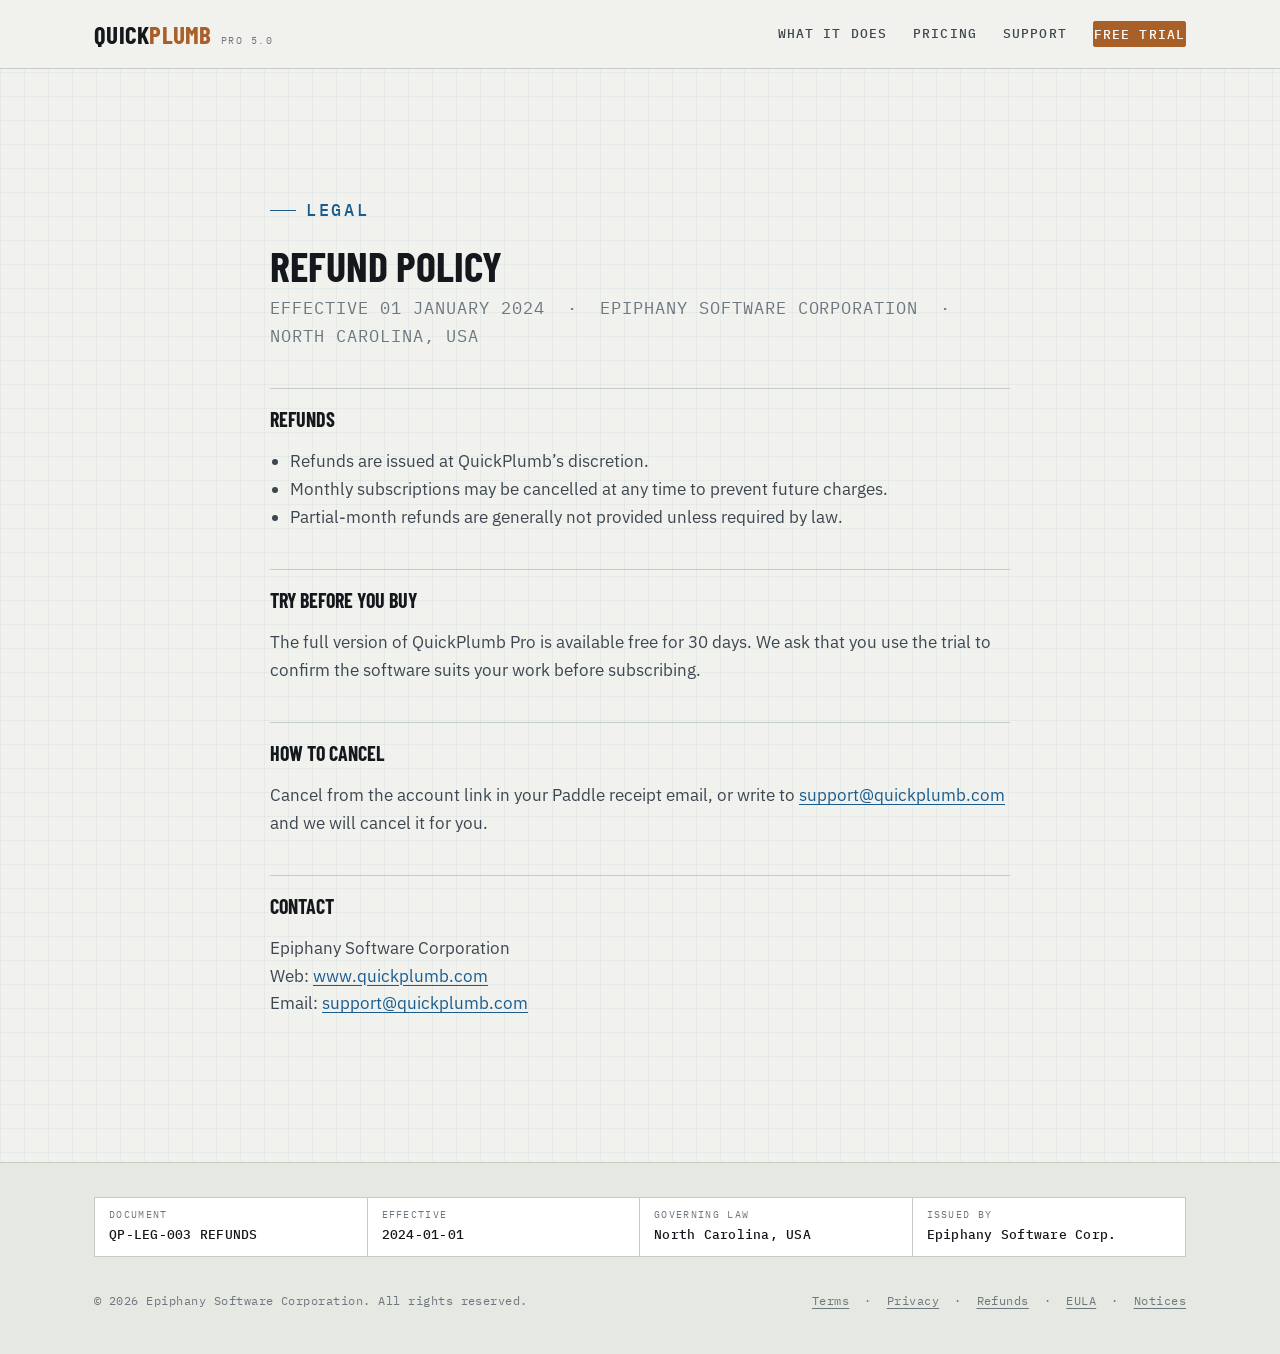
<file: refunds.html>
<!DOCTYPE html>
<html lang="en">
<head>
<meta charset="utf-8">
<meta name="viewport" content="width=device-width,initial-scale=1">
<title>Refund policy — QuickPlumb</title>
<meta name="description" content="How refunds and cancellations work for QuickPlumb subscriptions.">
<meta name="robots" content="noindex,follow">
<link rel="preconnect" href="https://fonts.googleapis.com">
<link rel="preconnect" href="https://fonts.gstatic.com" crossorigin>
<link href="https://fonts.googleapis.com/css2?family=Barlow+Condensed:wght@600;700&family=IBM+Plex+Mono:wght@400;500;600&family=IBM+Plex+Sans:wght@400;500;600&display=swap" rel="stylesheet">
<link rel="stylesheet" href="../css/site.css">
</head>
<body>
<a class="skip" href="#main">Skip to content</a>

<header class="hdr">
  <div class="wrap hdr__in">
    <a class="brand" href="../index.html">
      <span class="brand__mk">Quick<em>Plumb</em></span>
      <span class="brand__sub">Pro 5.0</span>
    </a>
    <button class="burger" id="burger" aria-label="Menu" aria-expanded="false" aria-controls="nav">
      <span></span><span></span><span></span>
    </button>
    <nav class="nav" id="nav">
      <a href="../index.html#features">What it does</a>
      <a href="../index.html#pricing">Pricing</a>
      <a href="https://www.quickplumb.com/contact-us/">Support</a>
      <a class="btn btn--go btn--sm" href="https://www.quickplumb.com/start-trial/">Free trial</a>
    </nav>
  </div>
</header>

<main id="main" class="wrap band">
  <div class="doc">
    <p class="eyebrow">Legal</p>
    <h2>Refund policy</h2>
    <p class="doc__meta">Effective 01 January 2024 &nbsp;·&nbsp; Epiphany Software Corporation &nbsp;·&nbsp; North Carolina, USA</p>

    <h3>Refunds</h3>
    <ul>
      <li>Refunds are issued at QuickPlumb&rsquo;s discretion.</li>
      <li>Monthly subscriptions may be cancelled at any time to prevent future charges.</li>
      <li>Partial-month refunds are generally not provided unless required by law.</li>
    </ul>

    <h3>Try before you buy</h3>
    <p>The full version of QuickPlumb Pro is available free for 30 days. We ask that you use the trial to confirm the software suits your work before subscribing.</p>

    <h3>How to cancel</h3>
    <p>Cancel from the account link in your Paddle receipt email, or write to <a href="mailto:support@quickplumb.com">support@quickplumb.com</a> and we will cancel it for you.</p>

    <h3>Contact</h3>
    <p>Epiphany Software Corporation<br>
    Web: <a href="https://www.quickplumb.com">www.quickplumb.com</a><br>
    Email: <a href="mailto:support@quickplumb.com">support@quickplumb.com</a></p>
  </div>
</main>

<footer class="foot">
  <div class="wrap">
    <dl class="tblock">
      <div><dt>Document</dt><dd>QP-LEG-003 REFUNDS</dd></div>
      <div><dt>Effective</dt><dd>2024-01-01</dd></div>
      <div><dt>Governing law</dt><dd>North Carolina, USA</dd></div>
      <div><dt>Issued by</dt><dd>Epiphany Software Corp.</dd></div>
    </dl>
    <div class="foot__fine">
      <span>&copy; <span id="yr">2026</span> Epiphany Software Corporation. All rights reserved.</span>
      <span><a href="terms.html">Terms</a> &nbsp;·&nbsp; <a href="privacy.html">Privacy</a> &nbsp;·&nbsp; <a href="refunds.html">Refunds</a> &nbsp;·&nbsp; <a href="eula.html">EULA</a> &nbsp;·&nbsp; <a href="notices.html">Notices</a></span>
    </div>
  </div>
</footer>

<script src="../js/site.js" defer></script>
</body>
</html>
</file>
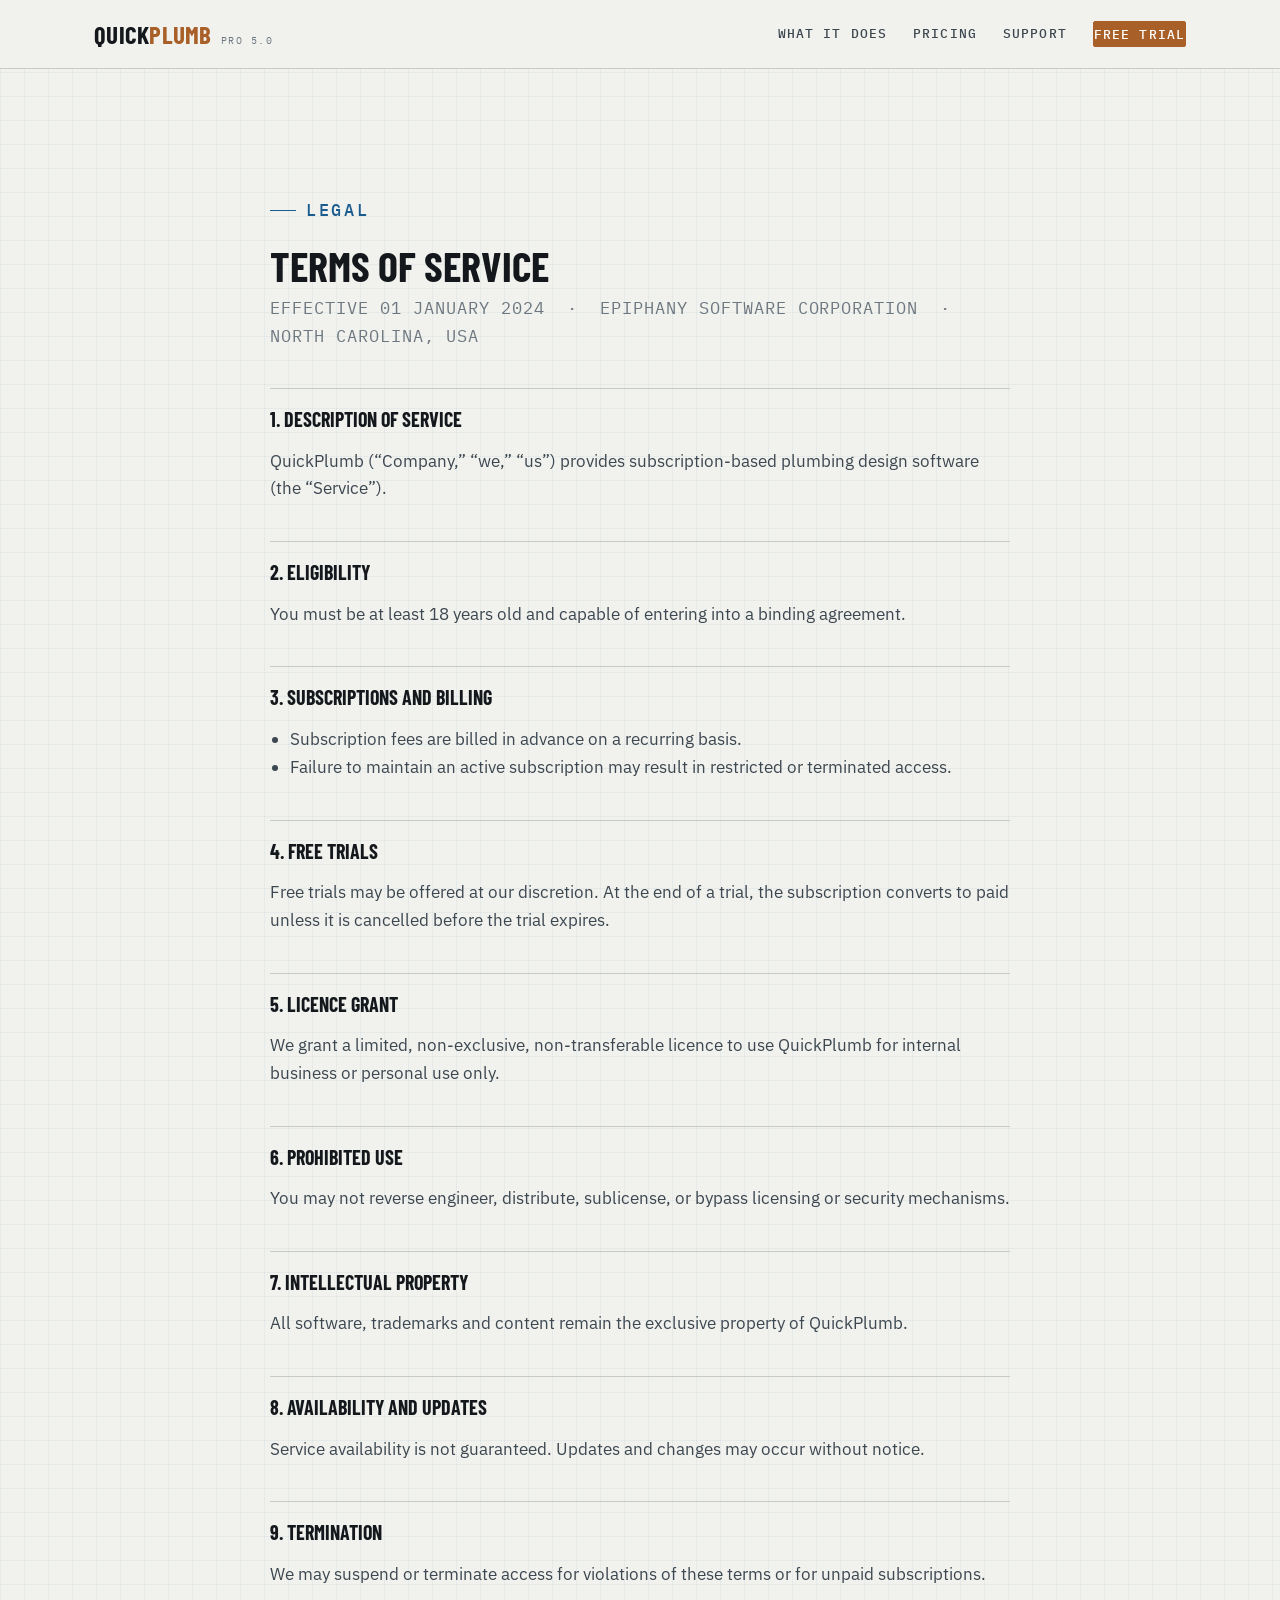
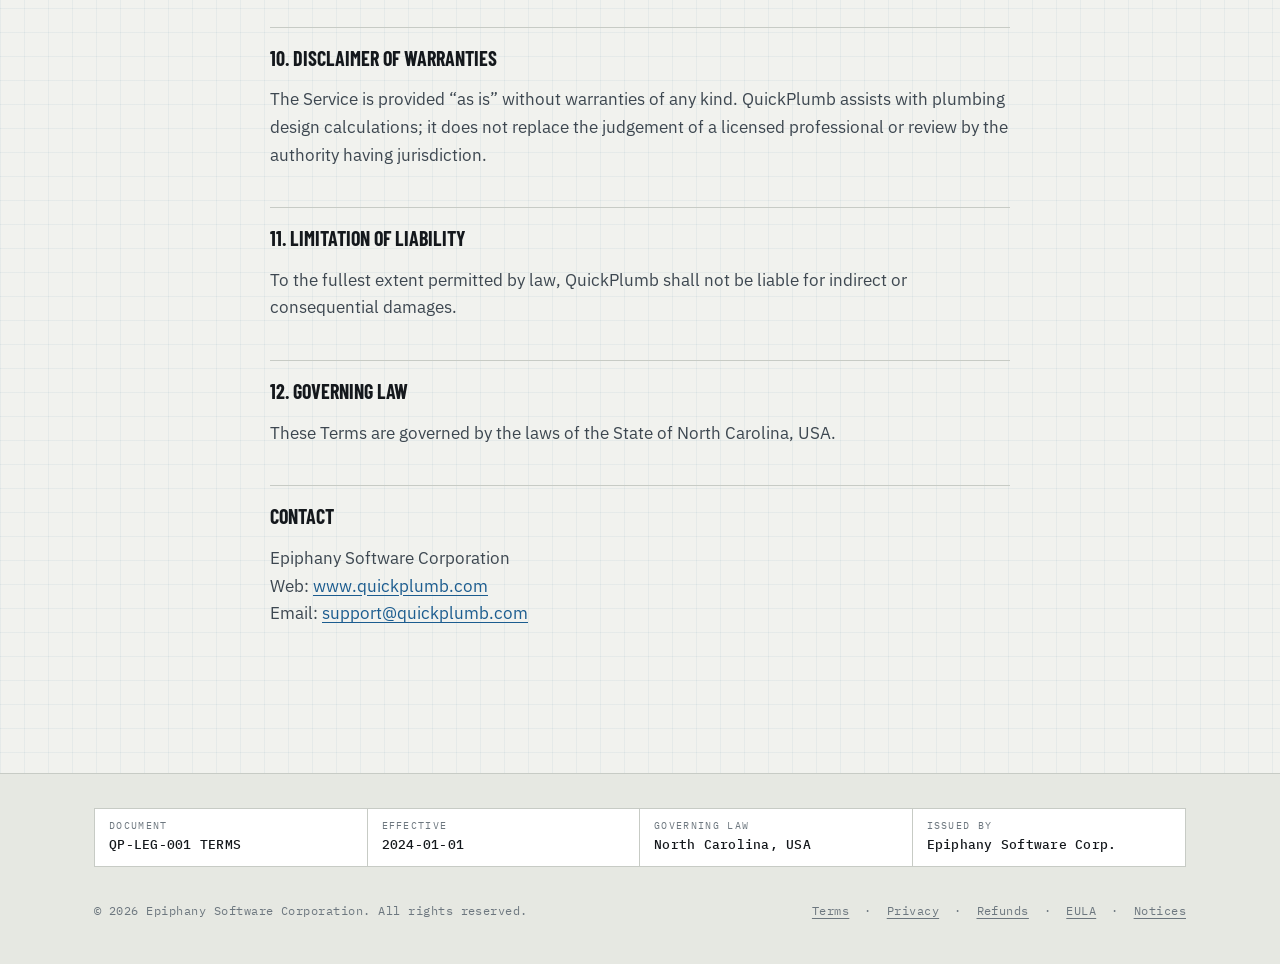
<file: terms.html>
<!DOCTYPE html>
<html lang="en">
<head>
<meta charset="utf-8">
<meta name="viewport" content="width=device-width,initial-scale=1">
<title>Terms of service — QuickPlumb</title>
<meta name="description" content="The terms that govern use of QuickPlumb plumbing design software.">
<meta name="robots" content="noindex,follow">
<link rel="preconnect" href="https://fonts.googleapis.com">
<link rel="preconnect" href="https://fonts.gstatic.com" crossorigin>
<link href="https://fonts.googleapis.com/css2?family=Barlow+Condensed:wght@600;700&family=IBM+Plex+Mono:wght@400;500;600&family=IBM+Plex+Sans:wght@400;500;600&display=swap" rel="stylesheet">
<link rel="stylesheet" href="../css/site.css">
</head>
<body>
<a class="skip" href="#main">Skip to content</a>

<header class="hdr">
  <div class="wrap hdr__in">
    <a class="brand" href="../index.html">
      <span class="brand__mk">Quick<em>Plumb</em></span>
      <span class="brand__sub">Pro 5.0</span>
    </a>
    <button class="burger" id="burger" aria-label="Menu" aria-expanded="false" aria-controls="nav">
      <span></span><span></span><span></span>
    </button>
    <nav class="nav" id="nav">
      <a href="../index.html#features">What it does</a>
      <a href="../index.html#pricing">Pricing</a>
      <a href="https://www.quickplumb.com/contact-us/">Support</a>
      <a class="btn btn--go btn--sm" href="https://www.quickplumb.com/start-trial/">Free trial</a>
    </nav>
  </div>
</header>

<main id="main" class="wrap band">
  <div class="doc">
    <p class="eyebrow">Legal</p>
    <h2>Terms of service</h2>
    <p class="doc__meta">Effective 01 January 2024 &nbsp;·&nbsp; Epiphany Software Corporation &nbsp;·&nbsp; North Carolina, USA</p>

    <h3>1. Description of service</h3>
    <p>QuickPlumb (&ldquo;Company,&rdquo; &ldquo;we,&rdquo; &ldquo;us&rdquo;) provides subscription-based plumbing design software (the &ldquo;Service&rdquo;).</p>

    <h3>2. Eligibility</h3>
    <p>You must be at least 18 years old and capable of entering into a binding agreement.</p>

    <h3>3. Subscriptions and billing</h3>
    <ul>
      <li>Subscription fees are billed in advance on a recurring basis.</li>
      <li>Failure to maintain an active subscription may result in restricted or terminated access.</li>
    </ul>

    <h3>4. Free trials</h3>
    <p>Free trials may be offered at our discretion. At the end of a trial, the subscription converts to paid unless it is cancelled before the trial expires.</p>

    <h3>5. Licence grant</h3>
    <p>We grant a limited, non-exclusive, non-transferable licence to use QuickPlumb for internal business or personal use only.</p>

    <h3>6. Prohibited use</h3>
    <p>You may not reverse engineer, distribute, sublicense, or bypass licensing or security mechanisms.</p>

    <h3>7. Intellectual property</h3>
    <p>All software, trademarks and content remain the exclusive property of QuickPlumb.</p>

    <h3>8. Availability and updates</h3>
    <p>Service availability is not guaranteed. Updates and changes may occur without notice.</p>

    <h3>9. Termination</h3>
    <p>We may suspend or terminate access for violations of these terms or for unpaid subscriptions.</p>

    <h3>10. Disclaimer of warranties</h3>
    <p>The Service is provided &ldquo;as is&rdquo; without warranties of any kind. QuickPlumb assists with plumbing design calculations; it does not replace the judgement of a licensed professional or review by the authority having jurisdiction.</p>

    <h3>11. Limitation of liability</h3>
    <p>To the fullest extent permitted by law, QuickPlumb shall not be liable for indirect or consequential damages.</p>

    <h3>12. Governing law</h3>
    <p>These Terms are governed by the laws of the State of North Carolina, USA.</p>

    <h3>Contact</h3>
    <p>Epiphany Software Corporation<br>
    Web: <a href="https://www.quickplumb.com">www.quickplumb.com</a><br>
    Email: <a href="mailto:support@quickplumb.com">support@quickplumb.com</a></p>
  </div>
</main>

<footer class="foot">
  <div class="wrap">
    <dl class="tblock">
      <div><dt>Document</dt><dd>QP-LEG-001 TERMS</dd></div>
      <div><dt>Effective</dt><dd>2024-01-01</dd></div>
      <div><dt>Governing law</dt><dd>North Carolina, USA</dd></div>
      <div><dt>Issued by</dt><dd>Epiphany Software Corp.</dd></div>
    </dl>
    <div class="foot__fine">
      <span>&copy; <span id="yr">2026</span> Epiphany Software Corporation. All rights reserved.</span>
      <span><a href="terms.html">Terms</a> &nbsp;·&nbsp; <a href="privacy.html">Privacy</a> &nbsp;·&nbsp; <a href="refunds.html">Refunds</a> &nbsp;·&nbsp; <a href="eula.html">EULA</a> &nbsp;·&nbsp; <a href="notices.html">Notices</a></span>
    </div>
  </div>
</footer>

<script src="../js/site.js" defer></script>
</body>
</html>
</file>
<file: css/site.css>
/* ==========================================================================
   QuickPlumb Website 2.0 — site.css
   Design concept: the page is a plan sheet.
   Palette: cast iron, plan paper, CAD slate, plan-line blue, copper.
   ========================================================================== */

:root{
  --ink:#14181c;
  --ink-2:#3d4750;
  --ink-3:#6d777f;
  --paper:#f1f2ee;
  --paper-2:#e6e8e2;
  --slate:#222b33;
  --rule:#c7cbc5;
  --rule-dk:#3b4750;
  --blue:#1b5c8f;
  --copper:#a85f28;
  --copper-2:#d08a4c;

  --sans:"IBM Plex Sans",-apple-system,BlinkMacSystemFont,"Segoe UI",Roboto,sans-serif;
  --disp:"Barlow Condensed","Arial Narrow",sans-serif;
  --mono:"IBM Plex Mono",ui-monospace,"SF Mono",Menlo,Consolas,monospace;

  --wrap:1180px;
  --gut:clamp(20px,5vw,44px);
  --band:clamp(72px,10vw,128px);
}

*,*::before,*::after{box-sizing:border-box}
html{-webkit-text-size-adjust:100%;scroll-behavior:smooth}
@media (prefers-reduced-motion:reduce){html{scroll-behavior:auto}}

body{
  margin:0;
  background:var(--paper);
  background-image:
    linear-gradient(to right,rgba(27,92,143,.055) 1px,transparent 1px),
    linear-gradient(to bottom,rgba(27,92,143,.055) 1px,transparent 1px);
  background-size:24px 24px;
  color:var(--ink-2);
  font:400 17px/1.62 var(--sans);
  -webkit-font-smoothing:antialiased;
}

img,svg{max-width:100%}
a{color:var(--blue);text-underline-offset:3px}
a:hover{color:var(--copper)}
:focus-visible{outline:2px solid var(--copper);outline-offset:3px}

.wrap{max-width:var(--wrap);margin-inline:auto;padding-inline:var(--gut)}
.band{padding-block:var(--band)}
.skip{position:absolute;left:-9999px}
.skip:focus{left:12px;top:12px;z-index:99;background:var(--ink);color:#fff;padding:10px 16px}

/* --- display type ------------------------------------------------------- */
.h1,.h2,.h3{
  font-family:var(--disp);
  font-weight:700;
  text-transform:uppercase;
  letter-spacing:.005em;
  color:var(--ink);
  margin:0;
  text-wrap:balance;
}
.h1{font-size:clamp(42px,7.4vw,84px);line-height:.94}
.h2{font-size:clamp(30px,4.6vw,52px);line-height:1.02}
.h3{font-size:clamp(20px,2.4vw,25px);line-height:1.1}

/* annotation eyebrow — a drawing callout with a leader dash */
.eyebrow{
  display:flex;align-items:center;gap:10px;
  font:500 11.5px/1 var(--mono);
  letter-spacing:.16em;text-transform:uppercase;
  color:var(--blue);margin:0 0 18px;
}
.eyebrow::before{content:"";width:26px;height:1px;background:currentColor;flex:none}
.eyebrow--c{justify-content:center}
.lede{font-size:clamp(17px,1.9vw,20px);line-height:1.55;max-width:60ch;margin:20px 0 0}

/* --- buttons ------------------------------------------------------------ */
.btn{
  display:inline-flex;align-items:center;justify-content:center;gap:9px;
  font:600 13px/1 var(--mono);letter-spacing:.1em;text-transform:uppercase;
  padding:16px 26px;border:1px solid transparent;border-radius:2px;
  text-decoration:none;cursor:pointer;transition:background .18s,color .18s,border-color .18s;
}
.btn--go{background:var(--copper);color:#fff;border-color:var(--copper)}
.btn--go:hover{background:#8f4f1e;border-color:#8f4f1e;color:#fff}
.btn--line{border-color:var(--ink);color:var(--ink);background:transparent}
.btn--line:hover{background:var(--ink);color:var(--paper)}
.btn--onslate{border-color:rgba(255,255,255,.45);color:#fff;background:transparent}
.btn--onslate:hover{background:#fff;color:var(--ink);border-color:#fff}
.btn--sm{padding:12px 18px;font-size:12px}
.btnrow{display:flex;flex-wrap:wrap;gap:14px;margin-top:34px}

/* --- header ------------------------------------------------------------- */
.hdr{
  position:sticky;top:0;z-index:40;
  background:rgba(241,242,238,.93);backdrop-filter:blur(8px);
  border-bottom:1px solid var(--rule);
}
.hdr__in{display:flex;align-items:center;gap:28px;min-height:68px;position:relative}
.brand{display:flex;align-items:baseline;gap:9px;text-decoration:none;margin-right:auto}
.brand__mk{font:700 25px/1 var(--disp);text-transform:uppercase;letter-spacing:.01em;color:var(--ink)}
.brand__mk em{font-style:normal;color:var(--copper)}
.brand__sub{font:400 10px/1 var(--mono);letter-spacing:.15em;text-transform:uppercase;color:var(--ink-3)}
.nav{display:flex;align-items:center;gap:26px}
.nav a{
  font:500 12.5px/1 var(--mono);letter-spacing:.09em;text-transform:uppercase;
  color:var(--ink-2);text-decoration:none;padding:6px 0;border-bottom:1px solid transparent;
}
.nav a:hover{color:var(--ink);border-bottom-color:var(--copper)}
.nav a.btn{color:#fff;border-bottom:1px solid var(--copper)}
.nav a.btn:hover{color:#fff}
.burger{display:none;background:none;border:1px solid var(--rule);border-radius:2px;padding:9px 11px;cursor:pointer}
.burger span{display:block;width:19px;height:1.5px;background:var(--ink)}
.burger span+span{margin-top:5px}

@media (max-width:900px){
  .burger{display:block}
  .nav{
    position:absolute;top:100%;left:calc(var(--gut) * -1);right:calc(var(--gut) * -1);
    flex-direction:column;align-items:stretch;gap:0;
    background:var(--paper);border-bottom:1px solid var(--rule);
    padding:8px var(--gut) 20px;display:none;
  }
  .nav.open{display:flex}
  .nav a{padding:14px 0;border-bottom:1px solid var(--rule)}
  .nav a.btn{margin-top:14px;padding:15px 20px}
}

/* --- hero --------------------------------------------------------------- */
.hero{padding-block:clamp(44px,6vw,76px) clamp(60px,8vw,104px)}
.hero__grid{display:grid;grid-template-columns:minmax(0,.88fr) minmax(0,1.12fr);gap:clamp(32px,5vw,68px);align-items:center}
@media (max-width:940px){.hero__grid{grid-template-columns:1fr}}
.hero__specs{
  display:flex;flex-wrap:wrap;gap:8px 22px;margin-top:28px;padding-top:18px;
  border-top:1px solid var(--rule);
  font:400 12px/1.5 var(--mono);letter-spacing:.05em;color:var(--ink-3);text-transform:uppercase;
}

/* drawing sheet frame around the diagram */
.sheet{position:relative;background:var(--slate);border-radius:3px;padding:clamp(14px,2vw,22px);box-shadow:0 18px 44px -26px rgba(20,24,28,.6)}
.sheet::before{content:"";position:absolute;inset:9px;border:1px solid rgba(255,255,255,.16);border-radius:2px;pointer-events:none}
.sheet__tag{position:absolute;right:20px;bottom:17px;z-index:2;font:400 10px/1 var(--mono);letter-spacing:.14em;text-transform:uppercase;color:rgba(255,255,255,.4)}
.sheet svg{display:block;width:100%;height:auto}

/* --- diagram ink -------------------------------------------------------- */
.d-dwv{fill:none;stroke:#c3ccd3;stroke-width:3.2;stroke-linecap:round;stroke-linejoin:round}
.d-vent{fill:none;stroke:#8494a0;stroke-width:2;stroke-linecap:round;stroke-linejoin:round}
.d-sup{fill:none;stroke:#d08a4c;stroke-width:2.6;stroke-linecap:round;stroke-linejoin:round}
.d-fix{fill:none;stroke:#c3ccd3;stroke-width:2}
.d-thin{fill:none;stroke:rgba(255,255,255,.2);stroke-width:1}
.d-lbl{font:400 11px var(--mono);fill:rgba(255,255,255,.6);letter-spacing:.07em}
.d-lbl-c{fill:#d08a4c}
@media (max-width:560px){.d-lbl{font-size:14px}.d-min{display:none}}

/* draw-on animation */
.draw{stroke-dasharray:2000;stroke-dashoffset:2000;animation:draw 1.15s cubic-bezier(.45,0,.3,1) forwards}
.fade{opacity:0;animation:fade .6s ease forwards}
@keyframes draw{to{stroke-dashoffset:0}}
@keyframes fade{to{opacity:1}}
@media (prefers-reduced-motion:reduce){
  .draw,.fade{animation:none!important;stroke-dashoffset:0;opacity:1}
}

/* --- legend (features) -------------------------------------------------- */
.legend{border-top:1px solid var(--rule);display:grid;grid-template-columns:1fr 1fr;margin-top:52px}
@media (max-width:760px){.legend{grid-template-columns:1fr}}
.legend__row{display:grid;grid-template-columns:62px 1fr;gap:20px;padding:26px 26px 26px 0;border-bottom:1px solid var(--rule)}
.legend__row:nth-child(odd){border-right:1px solid var(--rule);padding-right:34px}
@media (max-width:760px){.legend__row:nth-child(odd){border-right:0;padding-right:0}}
.legend__sym{width:62px;height:62px;border:1px solid var(--rule);border-radius:2px;background:rgba(255,255,255,.6);display:grid;place-items:center}
.legend__sym svg{width:34px;height:34px;fill:none;stroke:var(--blue);stroke-width:1.4;stroke-linecap:round;stroke-linejoin:round}
.legend__t{font:700 19px/1.15 var(--disp);text-transform:uppercase;letter-spacing:.02em;color:var(--ink);margin:5px 0 7px}
.legend__d{font-size:15.5px;line-height:1.55;margin:0;color:var(--ink-2)}

/* --- figures ------------------------------------------------------------ */
.figs{display:grid;grid-template-columns:repeat(auto-fit,minmax(290px,1fr));gap:26px;margin-top:48px}
.fig{border:1px solid var(--rule);background:#fff;border-radius:2px;overflow:hidden}
.fig__vp{aspect-ratio:4/3;background:var(--paper-2);display:grid;place-items:center;padding:20px;border-bottom:1px solid var(--rule)}
.fig__vp img{width:100%;height:100%;object-fit:cover}
.fig__ph{text-align:center;font:400 11px/1.7 var(--mono);letter-spacing:.1em;text-transform:uppercase;color:var(--ink-3)}
.fig__cap{padding:14px 16px;font:400 11.5px/1.5 var(--mono);letter-spacing:.07em;text-transform:uppercase;color:var(--ink-2)}
.fig__cap b{color:var(--copper);font-weight:500}

/* --- pricing ------------------------------------------------------------ */
.plans{display:grid;grid-template-columns:repeat(auto-fit,minmax(272px,1fr));gap:22px;margin-top:48px;align-items:start}
.plan{border:1px solid var(--rule);background:#fff;border-radius:2px;padding:30px 28px 34px;position:relative}
.plan--pick{border-color:var(--copper);border-width:2px;padding:29px 27px 33px}
.plan__flag{position:absolute;top:-1px;right:-1px;background:var(--copper);color:#fff;font:500 10px/1 var(--mono);letter-spacing:.13em;text-transform:uppercase;padding:7px 12px}
.plan__n{font:700 24px/1 var(--disp);text-transform:uppercase;color:var(--ink);margin:0 0 14px}
.plan__p{font:500 34px/1 var(--mono);color:var(--ink);letter-spacing:-.02em}
.plan__p small{font-size:14px;color:var(--ink-3);letter-spacing:.04em}
.plan__note{font:400 12px/1.5 var(--mono);letter-spacing:.05em;text-transform:uppercase;color:var(--ink-3);margin:10px 0 0}
.plan__f{list-style:none;margin:24px 0 28px;padding:22px 0 0;border-top:1px solid var(--rule);font-size:15px}
.plan__f li{position:relative;padding-left:24px;margin-bottom:9px;line-height:1.45}
.plan__f li::before{content:"";position:absolute;left:0;top:.52em;width:11px;height:1.5px;background:var(--copper)}
.plan__f li.is-add{font-weight:600;color:var(--ink)}
.plan .btn{width:100%}
.plans__foot{margin-top:26px;font:400 12.5px/1.6 var(--mono);letter-spacing:.04em;color:var(--ink-3)}

/* --- story band --------------------------------------------------------- */
.story{background:var(--slate);color:#c8d0d6;border-block:1px solid var(--rule-dk)}
.story .h2,.story .h3{color:#fff}
.story .eyebrow{color:var(--copper-2)}
.story__grid{display:grid;grid-template-columns:1.15fr .85fr;gap:clamp(34px,5vw,70px)}
@media (max-width:880px){.story__grid{grid-template-columns:1fr}}
.story p{max-width:58ch}
.quote{border-left:2px solid var(--copper);padding:4px 0 4px 22px;margin:0 0 30px}
.quote__t{font:400 19px/1.5 var(--sans);color:#fff;margin:0}
.quote__a{font:400 12px/1 var(--mono);letter-spacing:.1em;text-transform:uppercase;color:var(--copper-2);margin:14px 0 0}
.press{list-style:none;margin:0;padding:22px 0 0;border-top:1px solid var(--rule-dk)}
.press li{font:400 12.5px/1.5 var(--mono);letter-spacing:.05em;color:#9aa7b0;padding:9px 0;border-bottom:1px solid rgba(255,255,255,.08)}
.press a{color:#c8d0d6;text-decoration:none;border-bottom:1px solid rgba(255,255,255,.22)}
.press a:hover{color:#fff;border-bottom-color:var(--copper-2)}

/* --- cta ---------------------------------------------------------------- */
.cta{text-align:center}
.cta .btnrow{justify-content:center}
.cta .lede{margin-inline:auto}

/* --- footer / title block ---------------------------------------------- */
.foot{background:var(--paper-2);border-top:1px solid var(--rule)}
.foot__cols{display:grid;grid-template-columns:repeat(auto-fit,minmax(160px,1fr));border-bottom:1px solid var(--rule)}
.foot__col{padding:38px 24px 34px 0;border-right:1px solid var(--rule)}
.foot__col:last-child{border-right:0}
@media (max-width:700px){
  .foot__col{border-right:0;border-bottom:1px solid var(--rule);padding:26px 0}
  .foot__cols{border-bottom:0}
}
.foot__h{font:500 11px/1 var(--mono);letter-spacing:.15em;text-transform:uppercase;color:var(--ink-3);margin:0 0 16px}
.foot__col ul{list-style:none;margin:0;padding:0}
.foot__col li{margin-bottom:10px}
.foot__col a{font-size:14.5px;color:var(--ink-2);text-decoration:none}
.foot__col a:hover{color:var(--copper);text-decoration:underline}

/* the title block: real drawing metadata */
.tblock{display:grid;grid-template-columns:repeat(auto-fit,minmax(150px,1fr));border:1px solid var(--rule);margin:34px 0;background:#fff}
.tblock div{padding:12px 14px;border-right:1px solid var(--rule)}
.tblock div:last-child{border-right:0}
@media (max-width:700px){.tblock div{border-right:0;border-bottom:1px solid var(--rule)}}
.tblock dt{font:400 9.5px/1 var(--mono);letter-spacing:.14em;text-transform:uppercase;color:var(--ink-3);margin:0 0 7px}
.tblock dd{font:500 13px/1.3 var(--mono);color:var(--ink);margin:0;letter-spacing:.02em}
.foot__fine{display:flex;flex-wrap:wrap;gap:8px 22px;justify-content:space-between;padding-bottom:44px;font:400 12px/1.6 var(--mono);letter-spacing:.04em;color:var(--ink-3)}
.foot__fine a{color:var(--ink-3)}

/* --- legal pages -------------------------------------------------------- */
.doc{max-width:74ch;margin-inline:auto}
.doc h2{font:700 clamp(28px,4vw,42px)/1.05 var(--disp);text-transform:uppercase;color:var(--ink);margin:0 0 8px}
.doc h3{font:700 20px/1.2 var(--disp);text-transform:uppercase;color:var(--ink);margin:38px 0 10px;padding-top:18px;border-top:1px solid var(--rule)}
.doc p,.doc li{font-size:16.5px;line-height:1.68}
.doc ul{padding-left:20px}
.doc__meta{font:400 12px/1.6 var(--mono);letter-spacing:.06em;text-transform:uppercase;color:var(--ink-3);margin:0 0 34px}

/* marks a value you still need to confirm — search "tbd" before launch */
.tbd{background:rgba(168,95,40,.12);border-bottom:1px dotted var(--copper);color:var(--copper);padding:0 3px}
</file>
